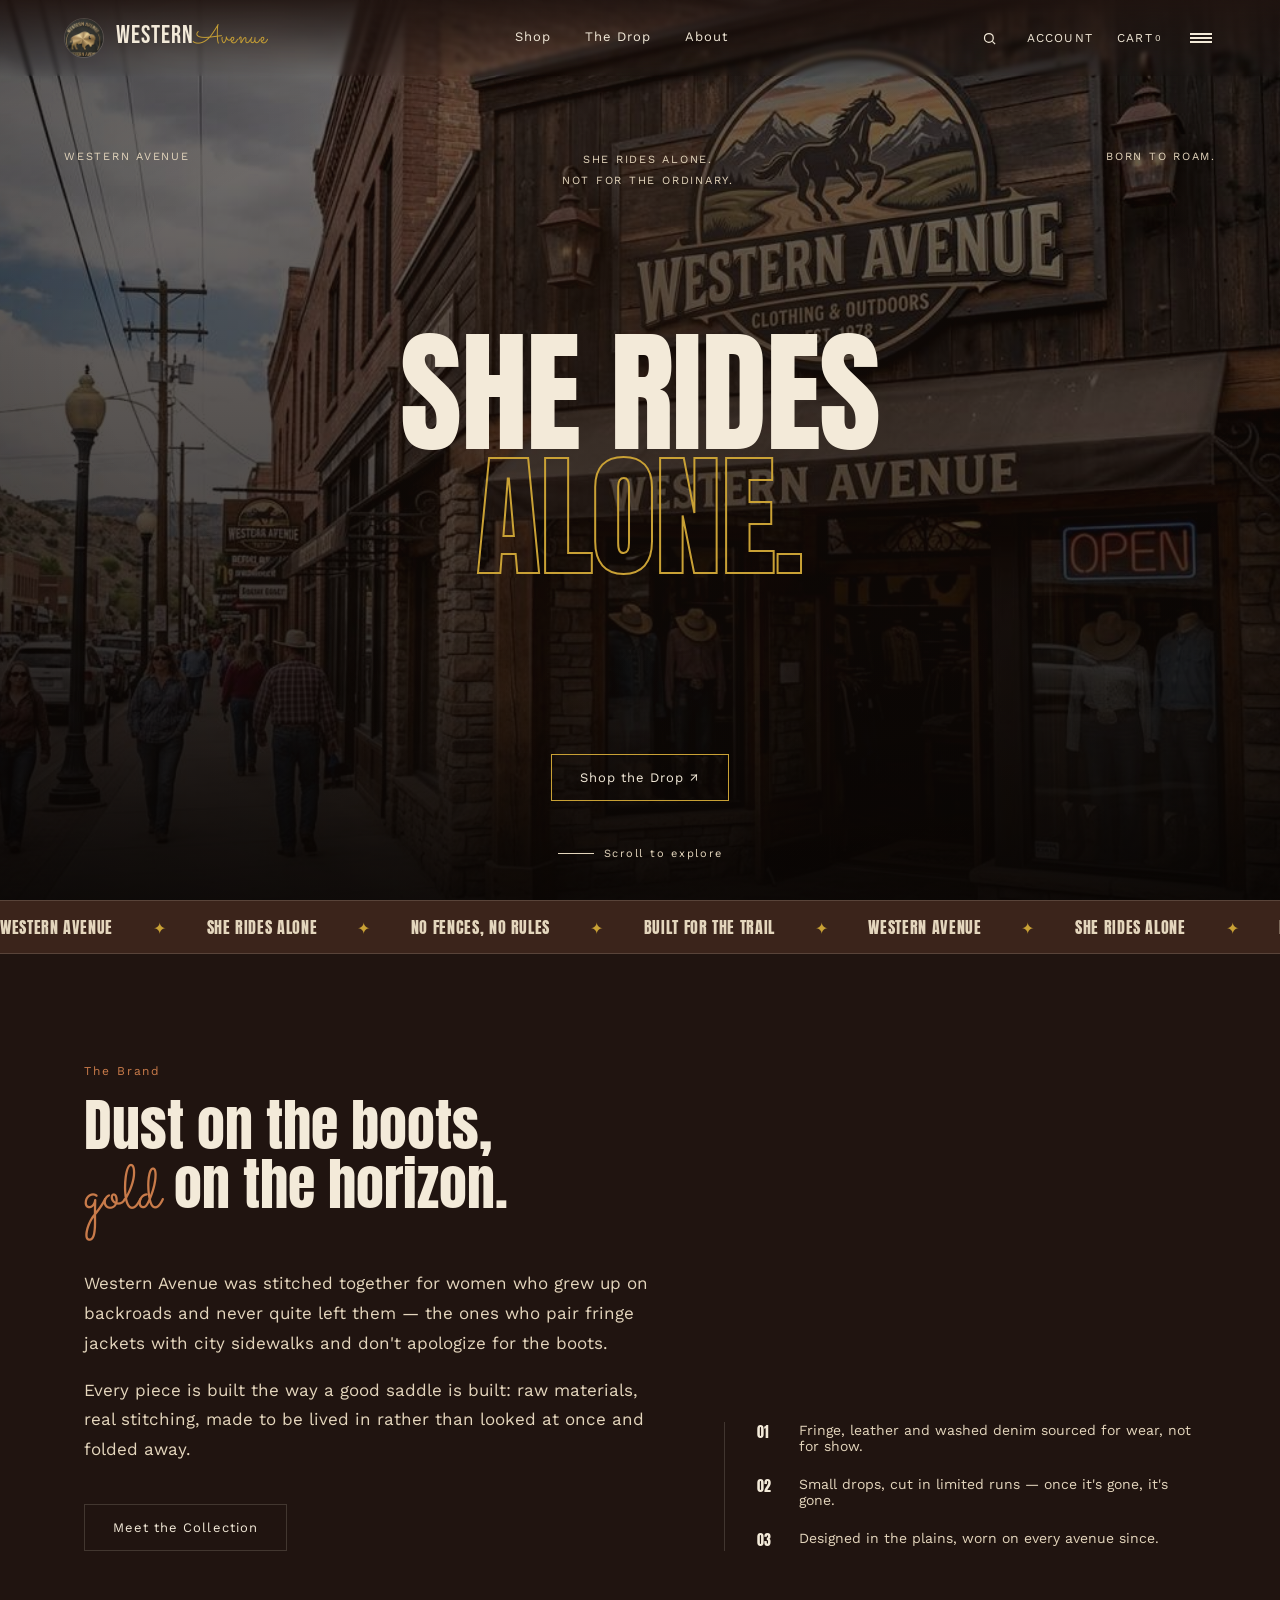
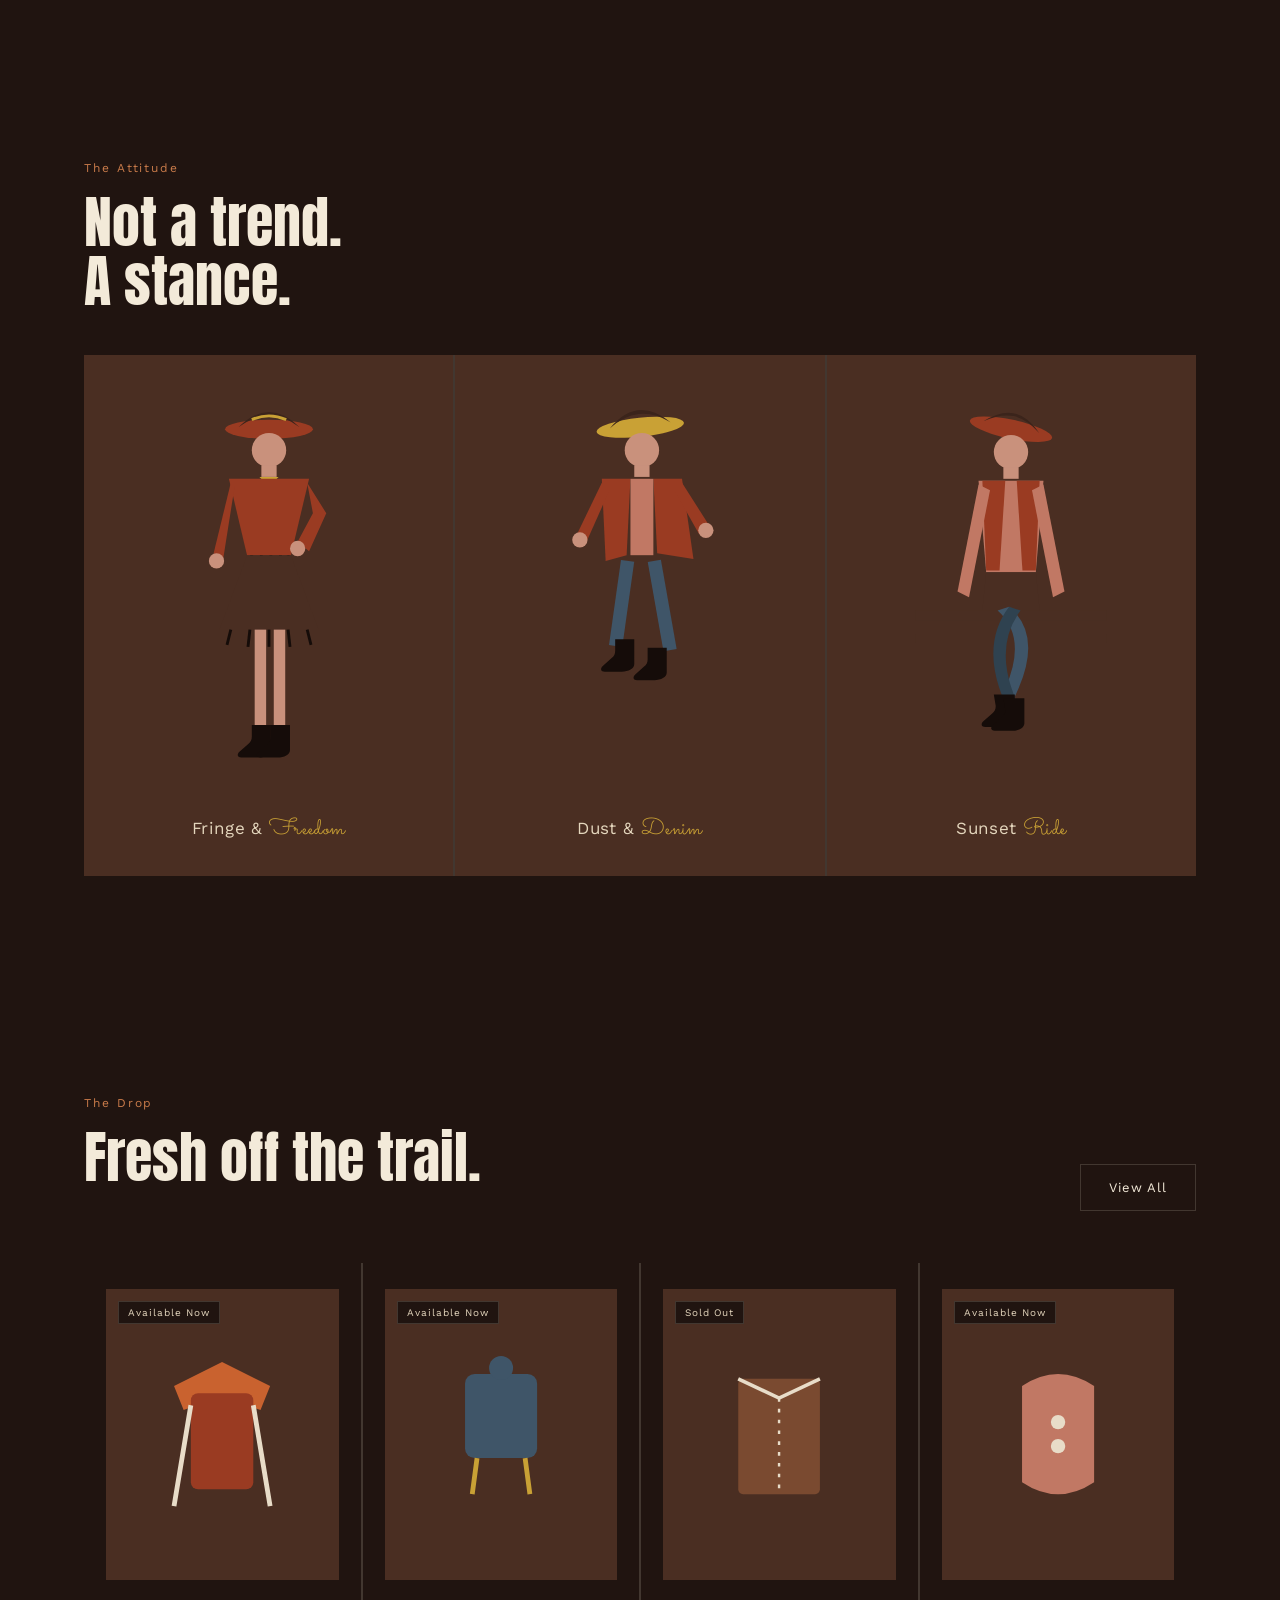
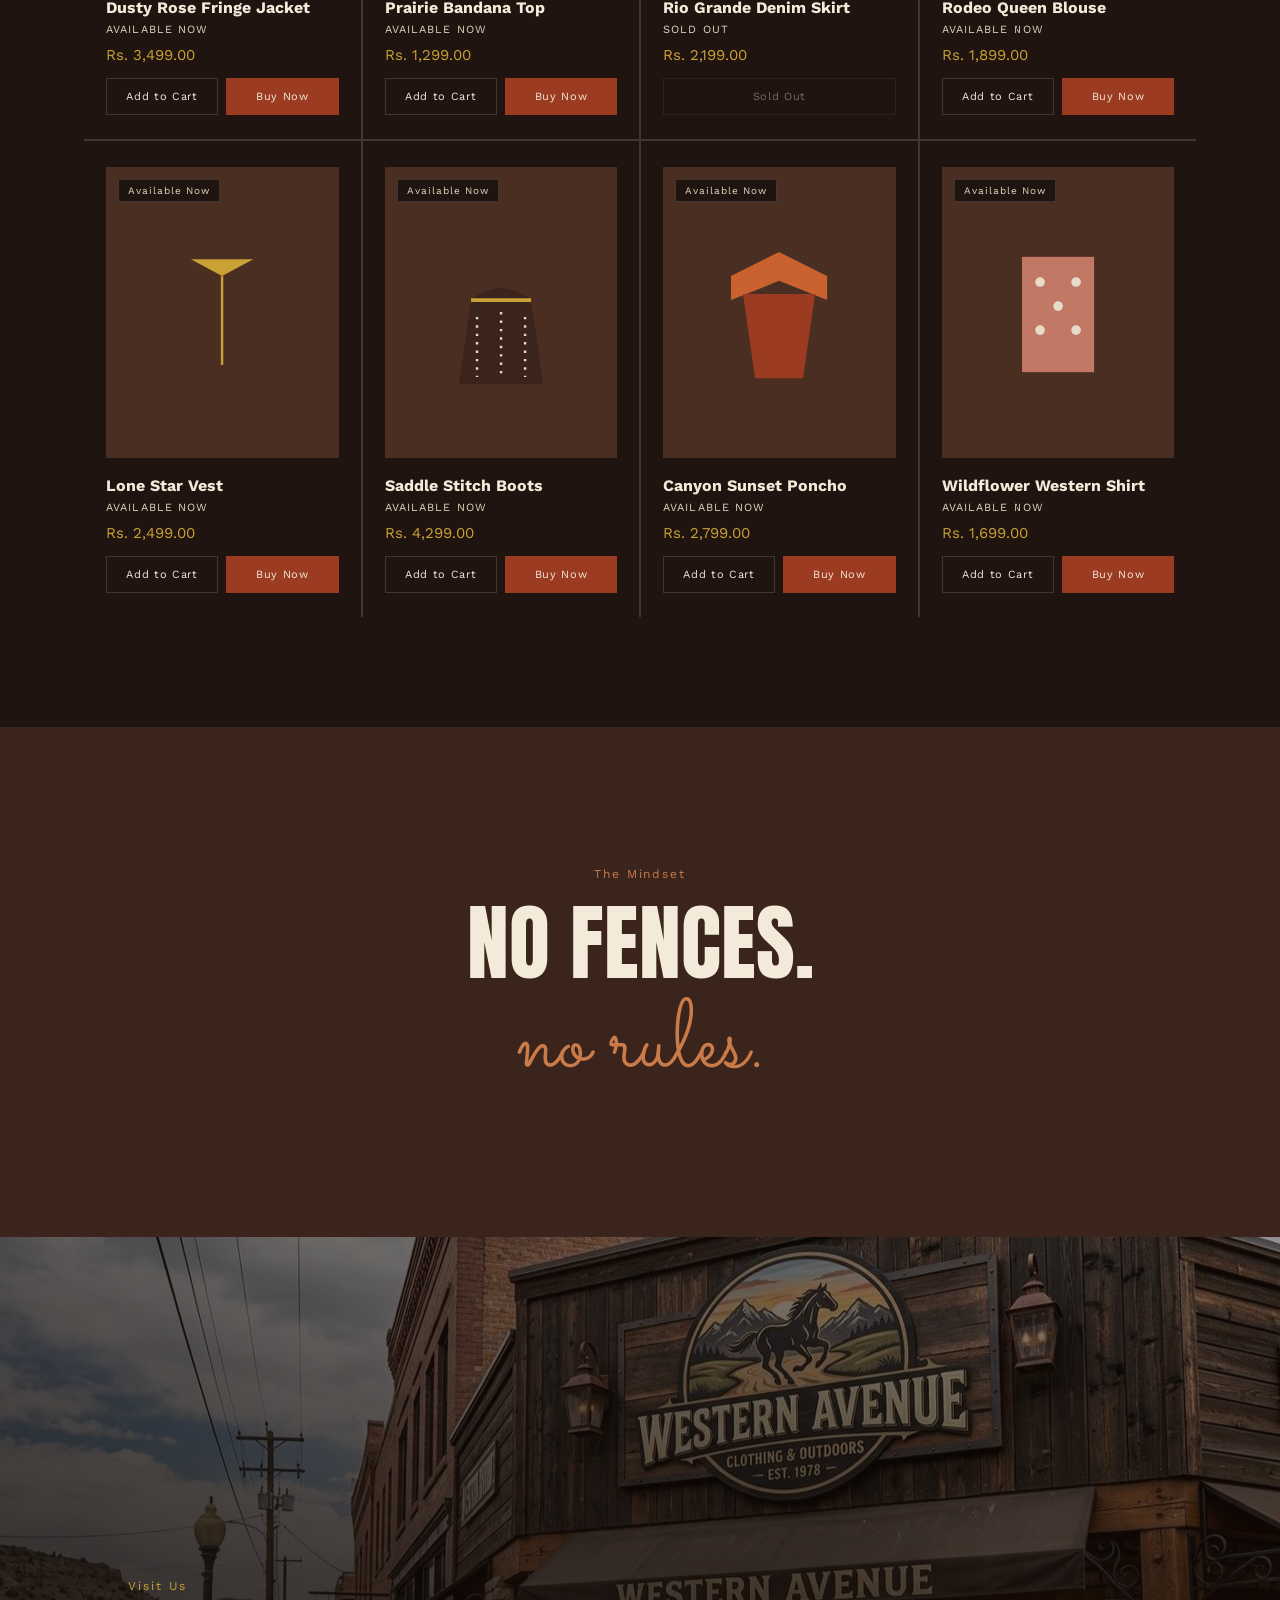
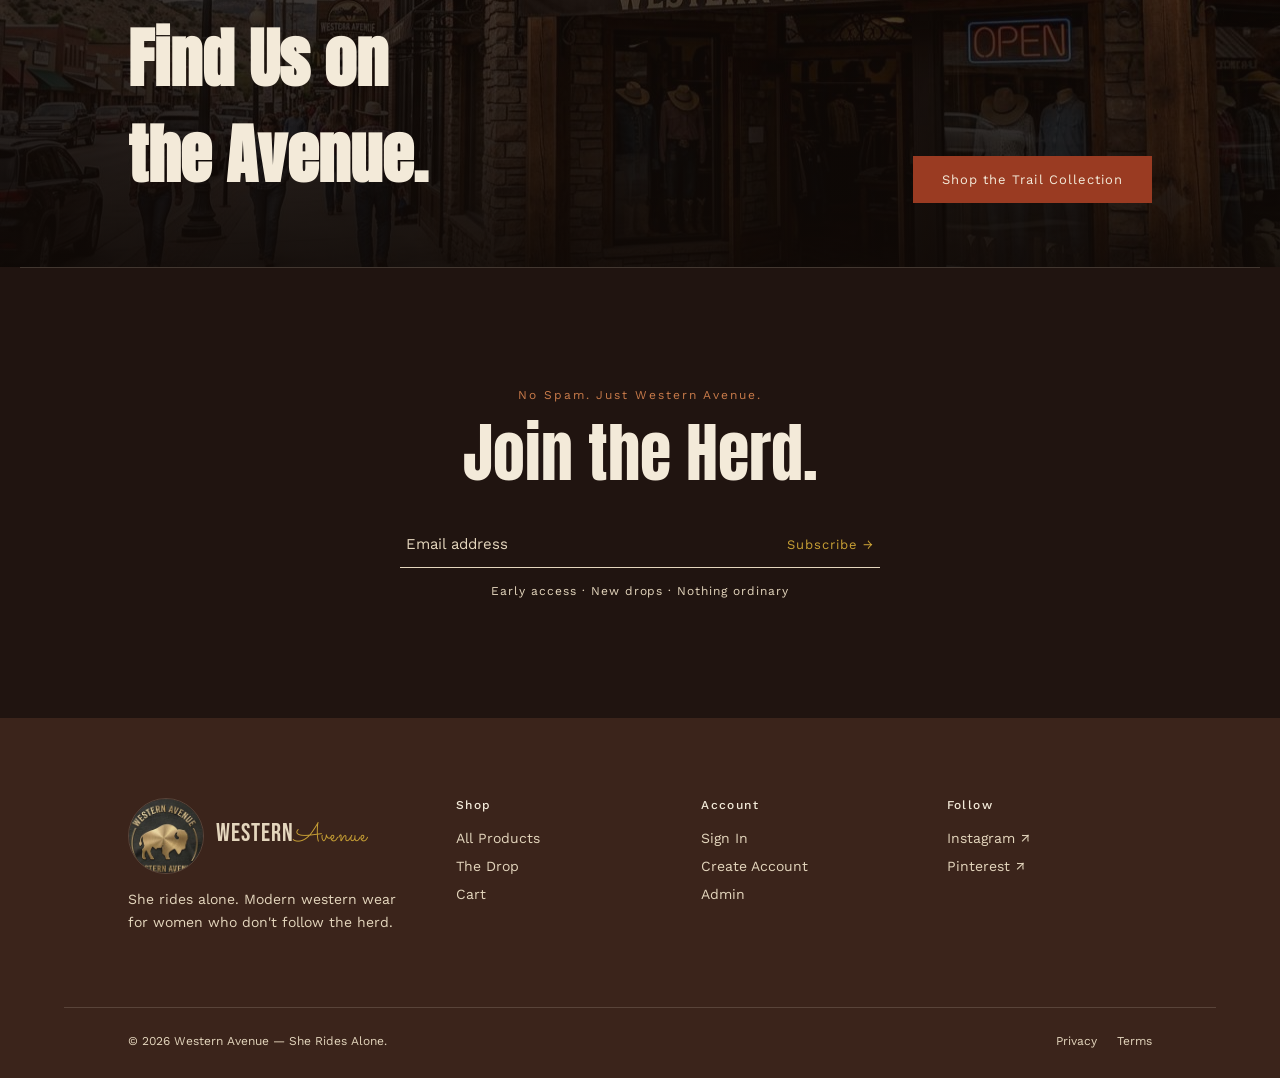
<file: index.html>
<!DOCTYPE html>
<html lang="en">
<head>
<meta charset="UTF-8">
<meta name="viewport" content="width=device-width, initial-scale=1.0">
<title>Western Avenue | Modern Western Wear for Women</title>
<meta name="description" content="Western Avenue — fringe, leather and denim built for women who ride their own trail.">
<link rel="preconnect" href="https://fonts.googleapis.com">
<link rel="preconnect" href="https://fonts.gstatic.com" crossorigin>
<link href="https://fonts.googleapis.com/css2?family=Anton&family=Bebas+Neue&family=Sacramento&family=Work+Sans:ital,wght@0,400;0,500;0,600;0,700;1,400&display=swap" rel="stylesheet">
<link rel="icon" href="assets/img/logo.jpg" type="image/jpeg">
<link rel="stylesheet" href="assets/css/style.css">
</head>
<body>

<header class="site">
  <a href="index.html" class="logo">
    <img src="assets/img/logo.jpg" alt="Western Avenue logo" class="logo-img">
    <span class="logo-text"><span class="display">WESTERN</span><span class="script">Avenue</span></span>
  </a>
  <nav class="primary">
    <a href="index.html#shop">Shop</a>
    <a href="index.html#drop">The Drop</a>
    <a href="index.html#about">About</a>
  </nav>
  <div class="nav-icons">
    <button aria-label="Search">
      <svg width="15" height="15" viewBox="0 0 24 24" fill="none" stroke="currentColor" stroke-width="2"><circle cx="11" cy="11" r="7"/><line x1="21" y1="21" x2="16.65" y2="16.65"/></svg>
    </button>
    <a href="login.html" aria-label="Account">ACCOUNT</a>
    <a href="cart.html" aria-label="Cart" data-cart-icon>CART <sup class="cart-count">0</sup></a>
    <button class="hamburger" aria-label="Open menu"><span></span><span></span><span></span></button>
  </div>
</header>

<main id="top">

  <!-- HERO -->
  <section class="hero">
    <div class="hero-bg">
      <div class="photo"></div>
      <div class="backdrop"></div>
      <div class="vignette"></div>
    </div>

    <div class="hero-meta">
      <div class="left-meta">WESTERN AVENUE</div>
      <div class="center-meta">SHE RIDES ALONE.<br>NOT FOR THE ORDINARY.</div>
      <div class="right-meta">BORN TO ROAM.</div>
    </div>

    <h1 class="hero-title">
      <span class="line fill">SHE RIDES</span>
      <span class="line outline">ALONE.</span>
    </h1>

    <div class="hero-cta">
      <a href="#drop" class="btn">Shop the Drop ↗</a>
    </div>
    <div class="scroll-cue"><span class="line"></span> Scroll to explore</div>
  </section>

  <div class="marquee" aria-hidden="true">
    <div class="marquee-track">
      <span>WESTERN AVENUE <i>✦</i> SHE RIDES ALONE <i>✦</i> NO FENCES, NO RULES <i>✦</i> BUILT FOR THE TRAIL <i>✦</i></span>
      <span>WESTERN AVENUE <i>✦</i> SHE RIDES ALONE <i>✦</i> NO FENCES, NO RULES <i>✦</i> BUILT FOR THE TRAIL <i>✦</i></span>
    </div>
  </div>

  <!-- BRAND -->
  <section id="about" class="wrap">
    <div class="section-tag">The Brand</div>
    <h2 class="section-title">Dust on the boots,<br><span class="script" style="color:var(--rust-light); font-size:1.1em;">gold</span> on the horizon.</h2>
    <div class="brand-grid">
      <div class="brand-copy">
        <p>Western Avenue was stitched together for women who grew up on backroads and never quite left them — the ones who pair fringe jackets with city sidewalks and don't apologize for the boots.</p>
        <p>Every piece is built the way a good saddle is built: raw materials, real stitching, made to be lived in rather than looked at once and folded away.</p>
        <a href="#drop" class="btn ghost" style="margin-top:22px;">Meet the Collection</a>
      </div>
      <div class="brand-side">
        <ul>
          <li><b>01</b> Fringe, leather and washed denim sourced for wear, not for show.</li>
          <li><b>02</b> Small drops, cut in limited runs — once it's gone, it's gone.</li>
          <li><b>03</b> Designed in the plains, worn on every avenue since.</li>
        </ul>
      </div>
    </div>
  </section>

  <!-- MUSES -->
  <section class="wrap muses-section">
    <div class="section-tag">The Attitude</div>
    <h2 class="section-title">Not a trend.<br>A stance.</h2>
    <div class="muse-grid">
      <div class="muse-card">
        <svg viewBox="0 0 220 420" xmlns="http://www.w3.org/2000/svg" aria-hidden="true">
          <ellipse cx="110" cy="40" rx="46" ry="10" fill="#9a3b22"/>
          <path d="M78 38 Q110 6 142 38 Q126 26 110 26 Q94 26 78 38 Z" fill="#3b241b"/>
          <path d="M92 30 Q110 22 128 30" stroke="#c9a135" stroke-width="3" fill="none"/>
          <circle cx="110" cy="62" r="18" fill="#c9917c"/>
          <rect x="102" y="78" width="16" height="12" fill="#c9917c"/>
          <path d="M100 90 L120 90 L110 100 Z" fill="#c9a135"/>
          <path d="M68 92 L152 92 L133 172 L87 172 Z" fill="#9a3b22"/>
          <g stroke="#150c09" stroke-width="3">
            <line x1="92" y1="172" x2="90" y2="186"/><line x1="102" y1="172" x2="100" y2="188"/>
            <line x1="112" y1="172" x2="112" y2="188"/><line x1="122" y1="172" x2="122" y2="188"/>
            <line x1="130" y1="172" x2="132" y2="186"/>
          </g>
          <path d="M70 96 L52 170 L62 176 L74 100 Z" fill="#9a3b22"/>
          <circle cx="55" cy="178" r="8" fill="#c9917c"/>
          <path d="M150 96 L170 128 L152 168 L140 158 L156 128 Z" fill="#9a3b22"/>
          <circle cx="140" cy="165" r="8" fill="#c9917c"/>
          <path d="M87 172 L133 172 L162 250 L58 250 Z" fill="#4a2e22"/>
          <g stroke="#150c09" stroke-width="3">
            <line x1="70" y1="250" x2="66" y2="266"/><line x1="90" y1="250" x2="88" y2="268"/>
            <line x1="110" y1="250" x2="110" y2="268"/><line x1="130" y1="250" x2="132" y2="268"/>
            <line x1="150" y1="250" x2="154" y2="266"/>
          </g>
          <rect x="95" y="250" width="12" height="100" fill="#c9917c"/>
          <rect x="115" y="250" width="12" height="100" fill="#c9917c"/>
          <path d="M92 350 h20 v26 c0 5 -6 8 -13 8 h-18 c-4 0 -5 -3 -2 -6 l9 -8 c3 -2 4 -5 4 -8 Z" fill="#150c09"/>
          <path d="M112 350 h20 v26 c0 5 -6 8 -13 8 h-18 c-4 0 -5 -3 -2 -6 l9 -8 c3 -2 4 -5 4 -8 Z" fill="#150c09"/>
        </svg>
        <div class="muse-caption">Fringe &amp; <span class="script">Freedom</span></div>
      </div>
      <div class="muse-card">
        <svg viewBox="0 0 220 420" xmlns="http://www.w3.org/2000/svg" aria-hidden="true">
          <g transform="rotate(-6 110 35)">
            <ellipse cx="110" cy="38" rx="46" ry="10" fill="#c9a135"/>
            <path d="M78 36 Q110 4 142 36 Q126 24 110 24 Q94 24 78 36 Z" fill="#3b241b"/>
          </g>
          <circle cx="112" cy="62" r="18" fill="#c9917c"/>
          <rect x="104" y="78" width="16" height="12" fill="#c9917c"/>
          <path d="M70 92 L100 92 L96 172 L74 178 Z" fill="#9a3b22"/>
          <path d="M124 92 L154 92 L166 176 L128 170 Z" fill="#9a3b22"/>
          <rect x="100" y="92" width="24" height="80" fill="#c17864"/>
          <path d="M70 96 L44 150 L54 158 L78 104 Z" fill="#9a3b22"/>
          <circle cx="47" cy="156" r="8" fill="#c9917c"/>
          <path d="M154 96 L182 140 L172 150 L146 104 Z" fill="#9a3b22"/>
          <circle cx="179" cy="146" r="8" fill="#c9917c"/>
          <rect x="90" y="178" width="14" height="90" fill="#3f5568" transform="rotate(8 97 178)"/>
          <rect x="118" y="178" width="14" height="95" fill="#3f5568" transform="rotate(-10 125 178)"/>
          <path d="M78 260 h20 v26 c0 5 -6 8 -13 8 h-18 c-4 0 -5 -3 -2 -6 l9 -8 c3 -2 4 -5 4 -8 Z" fill="#150c09" transform="translate(6,0)"/>
          <path d="M122 265 h20 v26 c0 5 -6 8 -13 8 h-18 c-4 0 -5 -3 -2 -6 l9 -8 c3 -2 4 -5 4 -8 Z" fill="#150c09" transform="translate(-4,4)"/>
        </svg>
        <div class="muse-caption">Dust &amp; <span class="script">Denim</span></div>
      </div>
      <div class="muse-card">
        <svg viewBox="0 0 220 420" xmlns="http://www.w3.org/2000/svg" aria-hidden="true">
          <rect x="10" y="230" width="200" height="10" fill="#4a2e22"/>
          <rect x="10" y="255" width="200" height="8" fill="#4a2e22"/>
          <g transform="rotate(12 110 40)">
            <ellipse cx="110" cy="40" rx="44" ry="10" fill="#9a3b22"/>
            <path d="M80 38 Q110 8 140 38 Q124 26 110 26 Q96 26 80 38 Z" fill="#3b241b"/>
          </g>
          <circle cx="110" cy="64" r="18" fill="#c9917c"/>
          <rect x="102" y="80" width="16" height="12" fill="#c9917c"/>
          <path d="M76 94 L144 94 L136 190 L84 190 Z" fill="#c17864"/>
          <path d="M80 94 L104 94 L98 188 L84 188 Z" fill="#9a3b22"/>
          <path d="M116 94 L140 94 L136 188 L122 188 Z" fill="#9a3b22"/>
          <path d="M76 98 L54 210 L66 216 L88 104 Z" fill="#c17864"/>
          <path d="M144 98 L166 210 L154 216 L132 104 Z" fill="#c17864"/>
          <path d="M84 190 L136 190 L140 230 L80 230 Z" fill="#4a2e22"/>
          <path d="M96 230 Q130 260 100 320 L112 324 Q146 258 108 226 Z" fill="#3f5568"/>
          <path d="M120 230 Q90 270 118 330 L106 332 Q76 268 108 226 Z" fill="#2f4250"/>
          <path d="M92 318 h22 v26 c0 5 -6 8 -13 8 h-18 c-4 0 -5 -3 -2 -6 l9 -8 c3 -2 4 -5 4 -8 Z" fill="#150c09"/>
          <path d="M102 322 h22 v26 c0 5 -6 8 -13 8 h-18 c-4 0 -5 -3 -2 -6 l9 -8 c3 -2 4 -5 4 -8 Z" fill="#150c09"/>
        </svg>
        <div class="muse-caption">Sunset <span class="script">Ride</span></div>
      </div>
    </div>
  </section>

  <!-- DROP -->
  <section id="drop" class="wrap">
    <div class="drop-head">
      <div>
        <div class="section-tag">The Drop</div>
        <h2 class="section-title">Fresh off the trail.</h2>
      </div>
      <a href="#shop" class="btn ghost">View All</a>
    </div>

    <div class="drop-grid" id="shop">

      <div class="product">
        <div class="product-art"><span class="tag">Available Now</span>
          <svg viewBox="0 0 120 140" aria-hidden="true"><path d="M20 30 L60 10 L100 30 L92 50 L60 38 L28 50 Z" fill="#c9622f"/><rect x="34" y="36" width="52" height="80" rx="6" fill="#9a3b22"/><path d="M34 46 L20 130 M86 46 L100 130" stroke="#e8dcc8" stroke-width="4" fill="none"/></svg>
        </div>
        <h3 class="product-name">Dusty Rose Fringe Jacket</h3>
        <div class="product-meta">AVAILABLE NOW</div>
        <div class="product-price">Rs. 3,499.00</div>
        <div class="product-actions">
          <button class="btn-small outline" onclick="addToCart('jacket-fringe-dustyrose','Dusty Rose Fringe Jacket',3499,this)">Add to Cart</button>
          <button class="btn-small primary" onclick="buyNow('jacket-fringe-dustyrose','Dusty Rose Fringe Jacket',3499)">Buy Now</button>
        </div>
      </div>

      <div class="product">
        <div class="product-art"><span class="tag">Available Now</span>
          <svg viewBox="0 0 120 140" aria-hidden="true"><rect x="30" y="20" width="60" height="70" rx="8" fill="#3f5568"/><circle cx="60" cy="15" r="10" fill="#3f5568"/><path d="M40 90 L36 120 M80 90 L84 120" stroke="#c9a135" stroke-width="4"/></svg>
        </div>
        <h3 class="product-name">Prairie Bandana Top</h3>
        <div class="product-meta">AVAILABLE NOW</div>
        <div class="product-price">Rs. 1,299.00</div>
        <div class="product-actions">
          <button class="btn-small outline" onclick="addToCart('top-bandana-prairie','Prairie Bandana Top',1299,this)">Add to Cart</button>
          <button class="btn-small primary" onclick="buyNow('top-bandana-prairie','Prairie Bandana Top',1299)">Buy Now</button>
        </div>
      </div>

      <div class="product">
        <div class="product-art"><span class="tag">Sold Out</span>
          <svg viewBox="0 0 120 140" aria-hidden="true"><rect x="26" y="24" width="68" height="96" rx="4" fill="#7a4a30"/><path d="M26 24 L60 40 L94 24" stroke="#e8dcc8" stroke-width="3" fill="none"/><line x1="60" y1="40" x2="60" y2="120" stroke="#e8dcc8" stroke-width="2" stroke-dasharray="3 6"/></svg>
        </div>
        <h3 class="product-name">Rio Grande Denim Skirt</h3>
        <div class="product-meta">SOLD OUT</div>
        <div class="product-price">Rs. 2,199.00</div>
        <div class="product-actions"><button class="btn-small outline" disabled>Sold Out</button></div>
      </div>

      <div class="product">
        <div class="product-art"><span class="tag">Available Now</span>
          <svg viewBox="0 0 120 140" aria-hidden="true"><path d="M30 30 Q60 10 90 30 L90 110 Q60 130 30 110 Z" fill="#c17864"/><circle cx="60" cy="60" r="6" fill="#e8dcc8"/><circle cx="60" cy="80" r="6" fill="#e8dcc8"/></svg>
        </div>
        <h3 class="product-name">Rodeo Queen Blouse</h3>
        <div class="product-meta">AVAILABLE NOW</div>
        <div class="product-price">Rs. 1,899.00</div>
        <div class="product-actions">
          <button class="btn-small outline" onclick="addToCart('blouse-rodeo-queen','Rodeo Queen Blouse',1899,this)">Add to Cart</button>
          <button class="btn-small primary" onclick="buyNow('blouse-rodeo-queen','Rodeo Queen Blouse',1899)">Buy Now</button>
        </div>
      </div>

      <div class="product">
        <div class="product-art"><span class="tag">Available Now</span>
          <svg viewBox="0 0 120 140" aria-hidden="true"><rect x="34" y="26" width="52" height="88" fill="#4a2e22"/><path d="M34 26 L60 40 L86 26" fill="#c9a135"/><path d="M60 40 L60 114" stroke="#c9a135" stroke-width="2"/></svg>
        </div>
        <h3 class="product-name">Lone Star Vest</h3>
        <div class="product-meta">AVAILABLE NOW</div>
        <div class="product-price">Rs. 2,499.00</div>
        <div class="product-actions">
          <button class="btn-small outline" onclick="addToCart('vest-lonestar','Lone Star Vest',2499,this)">Add to Cart</button>
          <button class="btn-small primary" onclick="buyNow('vest-lonestar','Lone Star Vest',2499)">Buy Now</button>
        </div>
      </div>

      <div class="product">
        <div class="product-art"><span class="tag">Available Now</span>
          <svg viewBox="0 0 120 140" aria-hidden="true"><path d="M25 130 L35 60 Q60 40 85 60 L95 130 Z" fill="#3b241b"/><path d="M35 60 L85 60" stroke="#c9a135" stroke-width="3"/><path d="M40 74 v50 M60 70 v56 M80 74 v50" stroke="#e8dcc8" stroke-width="2" stroke-dasharray="2 5"/></svg>
        </div>
        <h3 class="product-name">Saddle Stitch Boots</h3>
        <div class="product-meta">AVAILABLE NOW</div>
        <div class="product-price">Rs. 4,299.00</div>
        <div class="product-actions">
          <button class="btn-small outline" onclick="addToCart('boots-saddlestitch','Saddle Stitch Boots',4299,this)">Add to Cart</button>
          <button class="btn-small primary" onclick="buyNow('boots-saddlestitch','Saddle Stitch Boots',4299)">Buy Now</button>
        </div>
      </div>

      <div class="product">
        <div class="product-art"><span class="tag">Available Now</span>
          <svg viewBox="0 0 120 140" aria-hidden="true"><path d="M20 40 L60 20 L100 40 L100 60 L60 44 L20 60 Z" fill="#c9622f"/><path d="M30 55 L90 55 L80 125 L40 125 Z" fill="#9a3b22"/></svg>
        </div>
        <h3 class="product-name">Canyon Sunset Poncho</h3>
        <div class="product-meta">AVAILABLE NOW</div>
        <div class="product-price">Rs. 2,799.00</div>
        <div class="product-actions">
          <button class="btn-small outline" onclick="addToCart('poncho-canyonsunset','Canyon Sunset Poncho',2799,this)">Add to Cart</button>
          <button class="btn-small primary" onclick="buyNow('poncho-canyonsunset','Canyon Sunset Poncho',2799)">Buy Now</button>
        </div>
      </div>

      <div class="product">
        <div class="product-art"><span class="tag">Available Now</span>
          <svg viewBox="0 0 120 140" aria-hidden="true"><rect x="30" y="24" width="60" height="96" fill="#c17864"/><circle cx="45" cy="45" r="4" fill="#e8dcc8"/><circle cx="75" cy="45" r="4" fill="#e8dcc8"/><circle cx="60" cy="65" r="4" fill="#e8dcc8"/><circle cx="45" cy="85" r="4" fill="#e8dcc8"/><circle cx="75" cy="85" r="4" fill="#e8dcc8"/></svg>
        </div>
        <h3 class="product-name">Wildflower Western Shirt</h3>
        <div class="product-meta">AVAILABLE NOW</div>
        <div class="product-price">Rs. 1,699.00</div>
        <div class="product-actions">
          <button class="btn-small outline" onclick="addToCart('shirt-wildflower','Wildflower Western Shirt',1699,this)">Add to Cart</button>
          <button class="btn-small primary" onclick="buyNow('shirt-wildflower','Wildflower Western Shirt',1699)">Buy Now</button>
        </div>
      </div>

    </div>
  </section>

  <!-- MINDSET -->
  <section class="mindset">
    <div class="section-tag">The Mindset</div>
    <h2>NO FENCES.<br><span class="script">no rules.</span></h2>
  </section>

  <!-- LOOKBOOK -->
  <section class="lookbook">
    <div class="wrap lookbook-inner">
      <div>
        <div class="section-tag" style="color:var(--gold);">Visit Us</div>
        <h2>Find Us on<br>the Avenue.</h2>
      </div>
      <a href="#shop" class="btn">Shop the Trail Collection</a>
    </div>
  </section>

  <!-- NEWSLETTER -->
  <section class="newsletter wrap">
    <div class="section-tag">No Spam. Just Western Avenue.</div>
    <h2 class="section-title script" style="font-size:clamp(36px,6vw,64px);">Join the Herd.</h2>
    <form class="newsletter-form" id="signupFormNews">
      <input type="email" required placeholder="Email address" aria-label="Email address">
      <button type="submit">Subscribe →</button>
    </form>
    <div class="newsletter-note">Early access · New drops · Nothing ordinary</div>
    <div class="newsletter-thanks" id="thanksMsg">You're in. Welcome to the herd.</div>
  </section>

</main>

<footer>
  <div class="wrap footer-grid">
    <div class="footer-brand">
      <a href="index.html" class="logo logo-mark logo-mark-lg">
        <img src="assets/img/logo.jpg" alt="Western Avenue logo" class="logo-img logo-img-lg">
        <span class="logo-text"><span class="display">WESTERN</span><span class="script">Avenue</span></span>
      </a>
      <p>She rides alone. Modern western wear for women who don't follow the herd.</p>
    </div>
    <div class="footer-col">
      <h4>Shop</h4>
      <ul><li><a href="index.html#shop">All Products</a></li><li><a href="index.html#drop">The Drop</a></li><li><a href="cart.html">Cart</a></li></ul>
    </div>
    <div class="footer-col">
      <h4>Account</h4>
      <ul><li><a href="login.html">Sign In</a></li><li><a href="signup.html">Create Account</a></li><li><a href="admin.html">Admin</a></li></ul>
    </div>
    <div class="footer-col">
      <h4>Follow</h4>
      <ul><li><a href="#">Instagram ↗</a></li><li><a href="#">Pinterest ↗</a></li></ul>
    </div>
  </div>
  <div class="wrap footer-bottom">
    <span id="year"></span>
    <div class="links"><a href="#">Privacy</a><a href="#">Terms</a></div>
  </div>
</footer>

<script src="assets/js/cart.js"></script>
<script>
  document.getElementById('year').textContent = '© ' + new Date().getFullYear() + ' Western Avenue — She Rides Alone.';
  const form = document.getElementById('signupFormNews');
  const thanks = document.getElementById('thanksMsg');
  form.addEventListener('submit', function(e){
    e.preventDefault();
    form.style.display = 'none';
    thanks.style.display = 'block';
  });
</script>

</body>
</html>
</file>
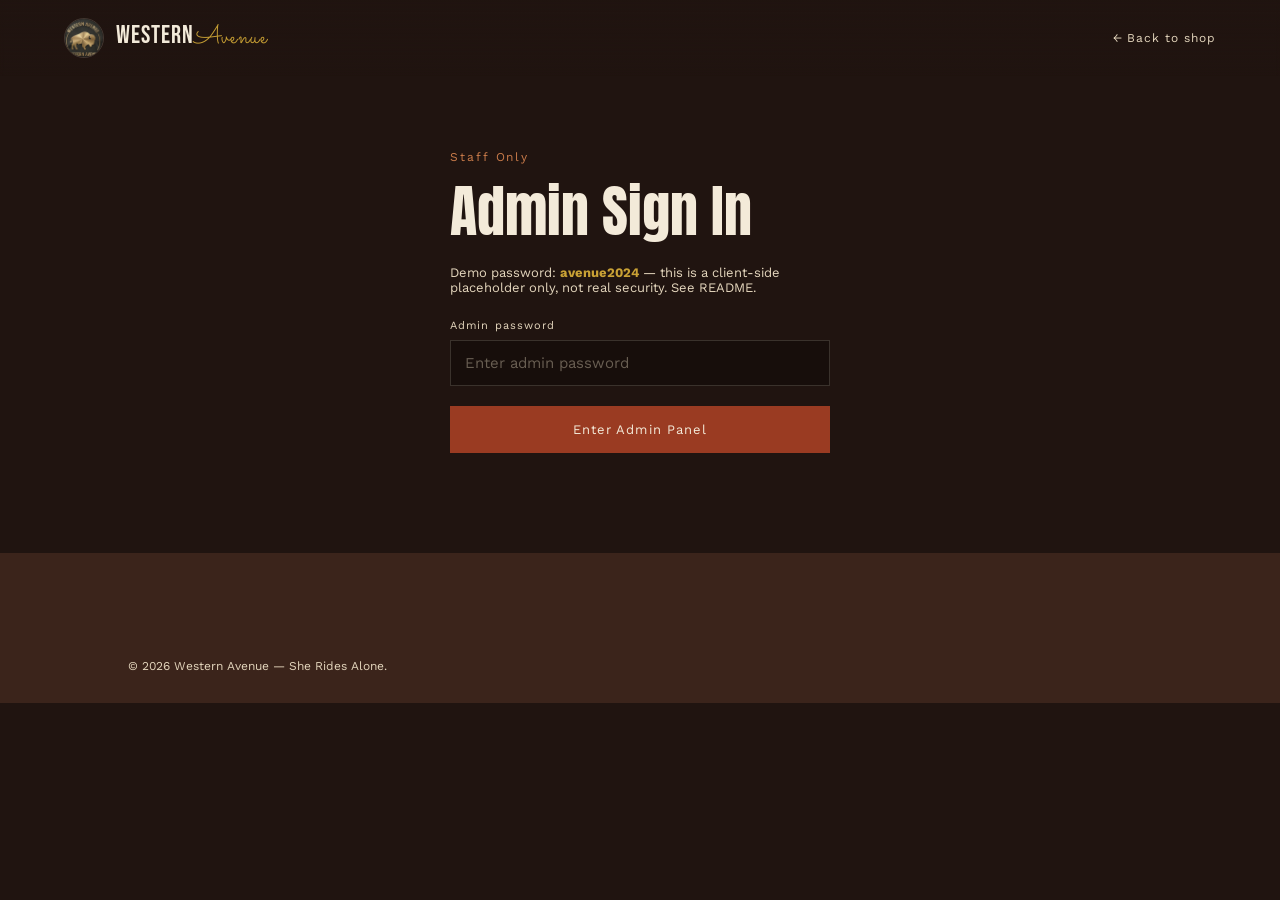
<file: admin.html>
<!DOCTYPE html>
<html lang="en">
<head>
<meta charset="UTF-8">
<meta name="viewport" content="width=device-width, initial-scale=1.0">
<title>Admin | Western Avenue</title>
<link rel="preconnect" href="https://fonts.googleapis.com">
<link rel="preconnect" href="https://fonts.gstatic.com" crossorigin>
<link href="https://fonts.googleapis.com/css2?family=Anton&family=Bebas+Neue&family=Sacramento&family=Work+Sans:ital,wght@0,400;0,500;0,600;0,700;1,400&display=swap" rel="stylesheet">
<link rel="icon" href="assets/img/logo.jpg" type="image/jpeg">
<link rel="stylesheet" href="assets/css/style.css">
</head>
<body>

<header class="site">
  <a href="index.html" class="logo">
    <img src="assets/img/logo.jpg" alt="Western Avenue logo" class="logo-img">
    <span class="logo-text"><span class="display">WESTERN</span><span class="script">Avenue</span></span>
  </a>
  <a href="index.html" style="font-size:12px; letter-spacing:0.08em; color:var(--bone-dim);">← Back to shop</a>
</header>

<div class="admin-wrap wrap">

  <div id="adminLoginGate">
    <div class="admin-login">
      <div class="section-tag">Staff Only</div>
      <h2 class="section-title">Admin Sign In</h2>
      <p style="font-size:13px; color:var(--bone-dim); margin-bottom:24px;">
        Demo password: <b style="color:var(--gold);">avenue2024</b> — this is a client-side placeholder only, not real security. See README.
      </p>
      <div class="field">
        <label for="adminPass">Admin password</label>
        <input type="password" id="adminPass" placeholder="Enter admin password">
      </div>
      <button class="btn btn-full" id="adminLoginBtn">Enter Admin Panel</button>
      <div class="form-msg error" id="adminLoginMsg" style="margin-top:16px;"></div>
    </div>
  </div>

  <div id="adminPanel" style="display:none;">
    <div class="section-tag">Admin</div>
    <h2 class="section-title">Orders</h2>

    <div class="admin-note">
      <b>How order notifications work here:</b> every order placed on checkout.html is saved to this browser's
      local storage and appears below. If you've configured EmailJS keys in checkout.html, an email is also sent
      to your admin inbox at the moment of purchase. Without a real backend, this admin view only shows orders
      placed <em>from this same browser</em> — see README.md for what's needed to make this a shared, multi-device
      admin dashboard.
    </div>

    <div class="admin-stats">
      <div class="stat-box"><div class="num" id="statOrders">0</div><div class="label">TOTAL ORDERS</div></div>
      <div class="stat-box"><div class="num" id="statRevenue">Rs. 0</div><div class="label">TOTAL REVENUE</div></div>
      <div class="stat-box"><div class="num" id="statItems">0</div><div class="label">ITEMS SOLD</div></div>
    </div>

    <table class="orders-table">
      <thead>
        <tr><th>Order</th><th>Customer</th><th>Items</th><th>Payment</th><th>Total</th><th>Status</th><th>Date</th></tr>
      </thead>
      <tbody id="ordersBody"></tbody>
    </table>

    <div id="noOrdersMsg" style="display:none; text-align:center; padding:60px 20px; color:var(--bone-dim);">
      No orders yet. Place a test order from the storefront to see it appear here.
    </div>
  </div>

</div>

<footer>
  <div class="wrap footer-bottom"><span>© <span id="year"></span> Western Avenue — She Rides Alone.</span></div>
</footer>

<script src="assets/js/cart.js"></script>
<script>
  document.getElementById('year').textContent = new Date().getFullYear();

  const ADMIN_DEMO_PASSWORD = 'avenue2024';

  document.getElementById('adminLoginBtn').addEventListener('click', function(){
    const val = document.getElementById('adminPass').value;
    if(val === ADMIN_DEMO_PASSWORD){
      sessionStorage.setItem('wa_admin_ok','1');
      showAdminPanel();
    } else {
      const m = document.getElementById('adminLoginMsg');
      m.textContent = 'Incorrect password.';
      m.classList.add('show');
    }
  });

  function showAdminPanel(){
    document.getElementById('adminLoginGate').style.display = 'none';
    document.getElementById('adminPanel').style.display = 'block';
    renderOrders();
  }

  if(sessionStorage.getItem('wa_admin_ok') === '1'){ showAdminPanel(); }

  function renderOrders(){
    const orders = JSON.parse(localStorage.getItem('wa_orders') || '[]');
    const body = document.getElementById('ordersBody');
    const table = document.querySelector('.orders-table');
    const noOrders = document.getElementById('noOrdersMsg');

    let totalRevenue = 0, totalItems = 0;
    orders.forEach(function(o){
      totalRevenue += o.total;
      totalItems += o.items.reduce(function(s,i){ return s + i.qty; }, 0);
    });
    document.getElementById('statOrders').textContent = orders.length;
    document.getElementById('statRevenue').textContent = waFormatRs(totalRevenue);
    document.getElementById('statItems').textContent = totalItems;

    if(orders.length === 0){
      table.style.display = 'none';
      noOrders.style.display = 'block';
      return;
    }
    table.style.display = '';
    noOrders.style.display = 'none';

    body.innerHTML = orders.map(function(o){
      const itemsHtml = o.items.map(function(i){ return i.name + ' × ' + i.qty; }).join('<br>');
      const dt = new Date(o.date);
      return '<tr>' +
        '<td class="order-id">' + o.id + '</td>' +
        '<td>' + o.customer.name + '<br><span style="font-size:11px;">' + o.customer.email + '</span><br><span style="font-size:11px;">' + o.customer.phone + '</span></td>' +
        '<td class="order-items-list">' + itemsHtml + '</td>' +
        '<td>' + o.payment + '</td>' +
        '<td style="color:var(--gold);">' + waFormatRs(o.total) + '</td>' +
        '<td><span class="status-pill">' + o.status + '</span></td>' +
        '<td>' + dt.toLocaleDateString() + '<br><span style="font-size:11px;">' + dt.toLocaleTimeString() + '</span></td>' +
      '</tr>';
    }).join('');
  }
</script>

</body>
</html>
</file>
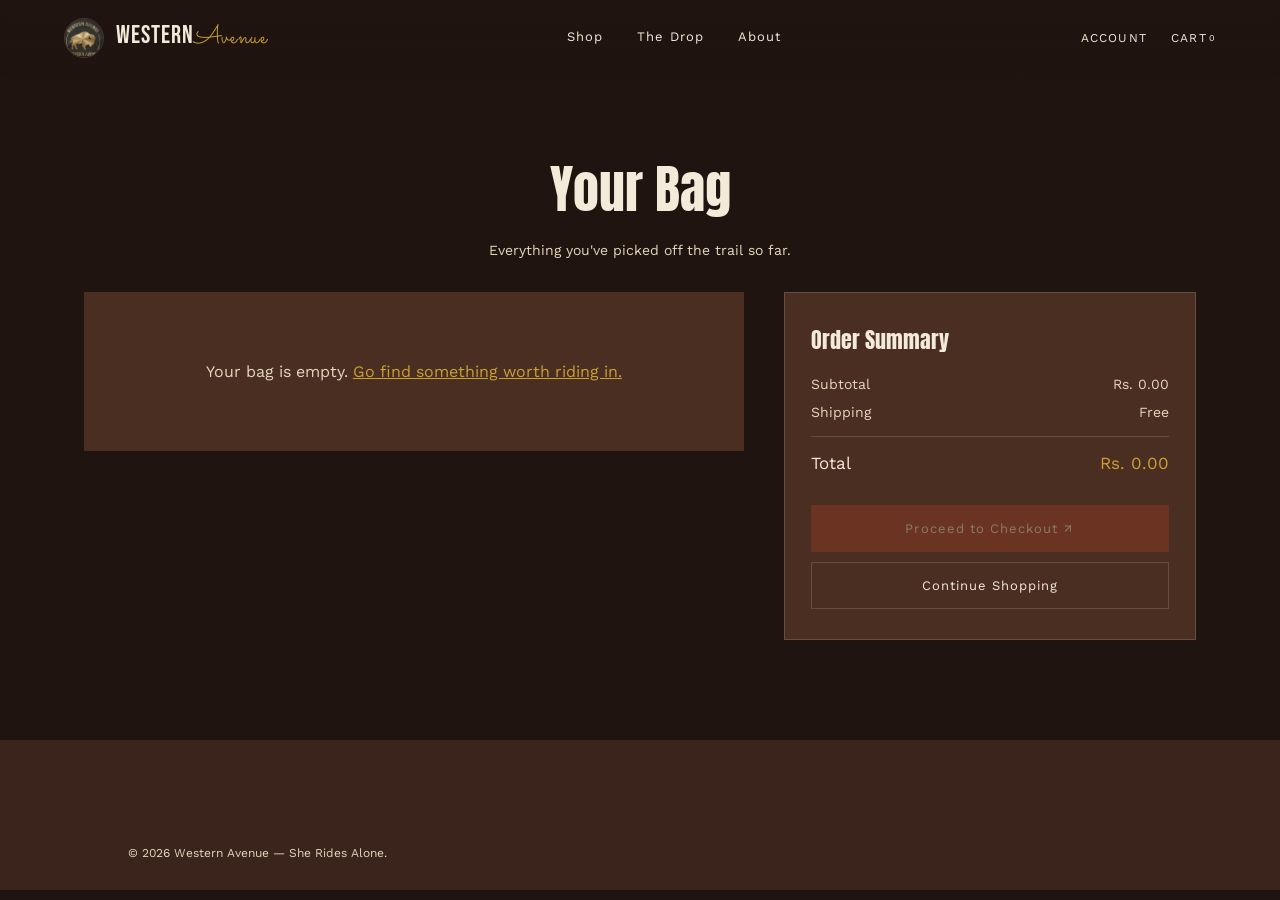
<file: cart.html>
<!DOCTYPE html>
<html lang="en">
<head>
<meta charset="UTF-8">
<meta name="viewport" content="width=device-width, initial-scale=1.0">
<title>Your Bag | Western Avenue</title>
<link rel="preconnect" href="https://fonts.googleapis.com">
<link rel="preconnect" href="https://fonts.gstatic.com" crossorigin>
<link href="https://fonts.googleapis.com/css2?family=Anton&family=Bebas+Neue&family=Sacramento&family=Work+Sans:ital,wght@0,400;0,500;0,600;0,700;1,400&display=swap" rel="stylesheet">
<link rel="icon" href="assets/img/logo.jpg" type="image/jpeg">
<link rel="stylesheet" href="assets/css/style.css">
</head>
<body>

<header class="site">
  <a href="index.html" class="logo">
    <img src="assets/img/logo.jpg" alt="Western Avenue logo" class="logo-img">
    <span class="logo-text"><span class="display">WESTERN</span><span class="script">Avenue</span></span>
  </a>
  <nav class="primary">
    <a href="index.html#shop">Shop</a>
    <a href="index.html#drop">The Drop</a>
    <a href="index.html#about">About</a>
  </nav>
  <div class="nav-icons">
    <a href="login.html" aria-label="Account">ACCOUNT</a>
    <a href="cart.html" aria-label="Cart" data-cart-icon>CART <sup class="cart-count">0</sup></a>
  </div>
</header>

<div class="page-header">
  <h1>Your Bag</h1>
  <p>Everything you've picked off the trail so far.</p>
</div>

<div class="wrap">
  <div class="cart-layout">
    <div id="cartContent"></div>

    <div class="summary-card">
      <h3>Order Summary</h3>
      <div class="summary-row"><span>Subtotal</span><span id="sumSubtotal">Rs. 0.00</span></div>
      <div class="summary-row"><span>Shipping</span><span id="sumShipping">Free</span></div>
      <div class="summary-row total"><span>Total</span><span id="sumTotal">Rs. 0.00</span></div>
      <a href="checkout.html" class="btn btn-full" id="checkoutBtn" style="margin-top:20px;">Proceed to Checkout ↗</a>
      <a href="index.html#shop" class="btn ghost btn-full" style="margin-top:10px;">Continue Shopping</a>
    </div>
  </div>
</div>

<footer>
  <div class="wrap footer-bottom">
    <span>© <span id="year"></span> Western Avenue — She Rides Alone.</span>
  </div>
</footer>

<script src="assets/js/cart.js"></script>
<script>
  document.getElementById('year').textContent = new Date().getFullYear();

  function renderCart(){
    const cart = waGetCart();
    const content = document.getElementById('cartContent');
    const checkoutBtn = document.getElementById('checkoutBtn');

    if(cart.length === 0){
      content.innerHTML = '<div class="cart-empty">Your bag is empty. <a href="index.html#shop">Go find something worth riding in.</a></div>';
      checkoutBtn.setAttribute('aria-disabled','true');
      checkoutBtn.style.pointerEvents = 'none';
      checkoutBtn.style.opacity = '0.4';
    } else {
      checkoutBtn.style.pointerEvents = '';
      checkoutBtn.style.opacity = '';
      content.innerHTML = '<div class="cart-list">' + cart.map(function(item){
        return '<div class="cart-row" data-id="' + item.id + '">' +
          '<div class="cart-thumb"><svg viewBox="0 0 60 60" aria-hidden="true"><rect x="14" y="10" width="32" height="42" fill="#9a3b22"/><path d="M14 10 L30 20 L46 10" stroke="#e8dcc8" stroke-width="2" fill="none"/></svg></div>' +
          '<div class="cart-row-info"><h3>' + item.name + '</h3><div class="price">' + waFormatRs(item.price) + ' each</div></div>' +
          '<div class="qty-control">' +
            '<button type="button" data-action="dec" aria-label="Decrease quantity">−</button>' +
            '<span>' + item.qty + '</span>' +
            '<button type="button" data-action="inc" aria-label="Increase quantity">+</button>' +
          '</div>' +
          '<div class="cart-row-total">' + waFormatRs(item.price * item.qty) + '</div>' +
          '<button type="button" class="cart-row-remove" data-action="remove">Remove</button>' +
        '</div>';
      }).join('') + '</div>';
    }

    const subtotal = waCartTotal();
    document.getElementById('sumSubtotal').textContent = waFormatRs(subtotal);
    document.getElementById('sumTotal').textContent = waFormatRs(subtotal);
  }

  document.getElementById('cartContent').addEventListener('click', function(e){
    const btn = e.target.closest('button[data-action]');
    if(!btn) return;
    const row = btn.closest('.cart-row');
    const id = row.getAttribute('data-id');
    const cart = waGetCart();
    const item = cart.find(function(i){ return i.id === id; });
    if(!item) return;

    if(btn.getAttribute('data-action') === 'inc'){ waSetQty(id, item.qty + 1); }
    else if(btn.getAttribute('data-action') === 'dec'){ waSetQty(id, item.qty - 1); }
    else if(btn.getAttribute('data-action') === 'remove'){ waRemoveItem(id); }

    renderCart();
  });

  renderCart();
</script>

</body>
</html>
</file>
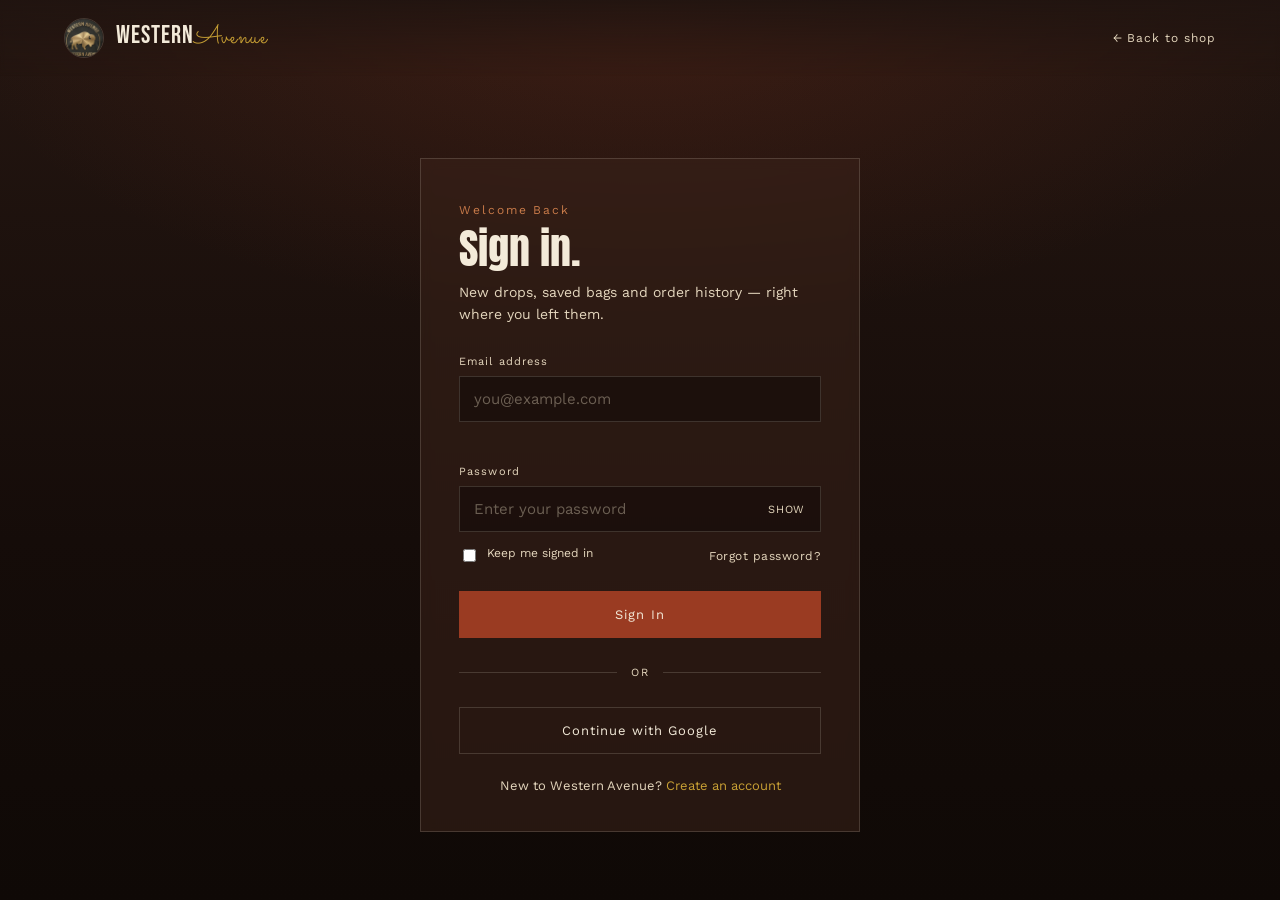
<file: login.html>
<!DOCTYPE html>
<html lang="en">
<head>
<meta charset="UTF-8">
<meta name="viewport" content="width=device-width, initial-scale=1.0">
<title>Sign In | Western Avenue</title>
<link rel="preconnect" href="https://fonts.googleapis.com">
<link rel="preconnect" href="https://fonts.gstatic.com" crossorigin>
<link href="https://fonts.googleapis.com/css2?family=Anton&family=Bebas+Neue&family=Sacramento&family=Work+Sans:ital,wght@0,400;0,500;0,600;0,700;1,400&display=swap" rel="stylesheet">
<link rel="icon" href="assets/img/logo.jpg" type="image/jpeg">
<link rel="stylesheet" href="assets/css/style.css">
</head>
<body>

<header class="site">
  <a href="index.html" class="logo">
    <img src="assets/img/logo.jpg" alt="Western Avenue logo" class="logo-img">
    <span class="logo-text"><span class="display">WESTERN</span><span class="script">Avenue</span></span>
  </a>
  <a href="index.html" style="font-size:12px; letter-spacing:0.08em; color:var(--bone-dim);">← Back to shop</a>
</header>

<main class="auth-main">
  <div class="auth-card">
    <div class="auth-eyebrow">Welcome Back</div>
    <h1 class="auth-title">Sign in.</h1>
    <p class="auth-sub">New drops, saved bags and order history — right where you left them.</p>

    <div class="form-msg" id="loginMsg"></div>

    <form id="loginForm" novalidate>
      <div class="field">
        <label for="loginEmail">Email address</label>
        <div class="input-wrap">
          <input type="email" id="loginEmail" name="email" placeholder="you@example.com" autocomplete="email" required>
          <span class="status-icon" id="loginEmailIcon"></span>
          <div class="domain-suggest" id="loginDomainSuggest"></div>
        </div>
        <div class="field-hint" id="loginEmailHint"></div>
      </div>

      <div class="field">
        <label for="loginPassword">Password</label>
        <div class="input-wrap">
          <input type="password" id="loginPassword" name="password" placeholder="Enter your password" autocomplete="current-password" required>
          <button type="button" class="pw-toggle" data-target="loginPassword">SHOW</button>
        </div>
      </div>

      <div class="row-between">
        <label class="checkbox-row"><input type="checkbox"> Keep me signed in</label>
        <a href="#">Forgot password?</a>
      </div>

      <button type="submit" class="btn btn-full" id="loginSubmit">Sign In</button>
    </form>

    <div class="divider">OR</div>
    <button type="button" class="btn btn-full ghost">Continue with Google</button>

    <div class="switch-line">New to Western Avenue? <a href="signup.html">Create an account</a></div>
  </div>
</main>

<script src="assets/js/cart.js"></script>
<script src="assets/js/email-assist.js"></script>
<script>
  waSetupEmailAssist('loginEmail','loginEmailIcon','loginEmailHint','loginDomainSuggest');
  waSetupPasswordToggle();

  document.getElementById('loginForm').addEventListener('submit', function(e){
    e.preventDefault();
    const email = document.getElementById('loginEmail').value.trim();
    const users = JSON.parse(localStorage.getItem('wa_users') || '[]');
    const user = users.find(function(u){ return u.email.toLowerCase() === email.toLowerCase(); });
    const msg = document.getElementById('loginMsg');

    if(user){
      localStorage.setItem('wa_current_user', JSON.stringify(user));
      msg.textContent = 'Welcome back, ' + user.name + '. Redirecting…';
      msg.classList.remove('error');
      msg.classList.add('show');
      document.getElementById('loginSubmit').disabled = true;
      setTimeout(function(){ window.location.href = 'index.html'; }, 900);
    } else {
      msg.textContent = 'No account found for that email on this browser. Try creating an account first.';
      msg.classList.add('show','error');
    }
  });
</script>

</body>
</html>
</file>
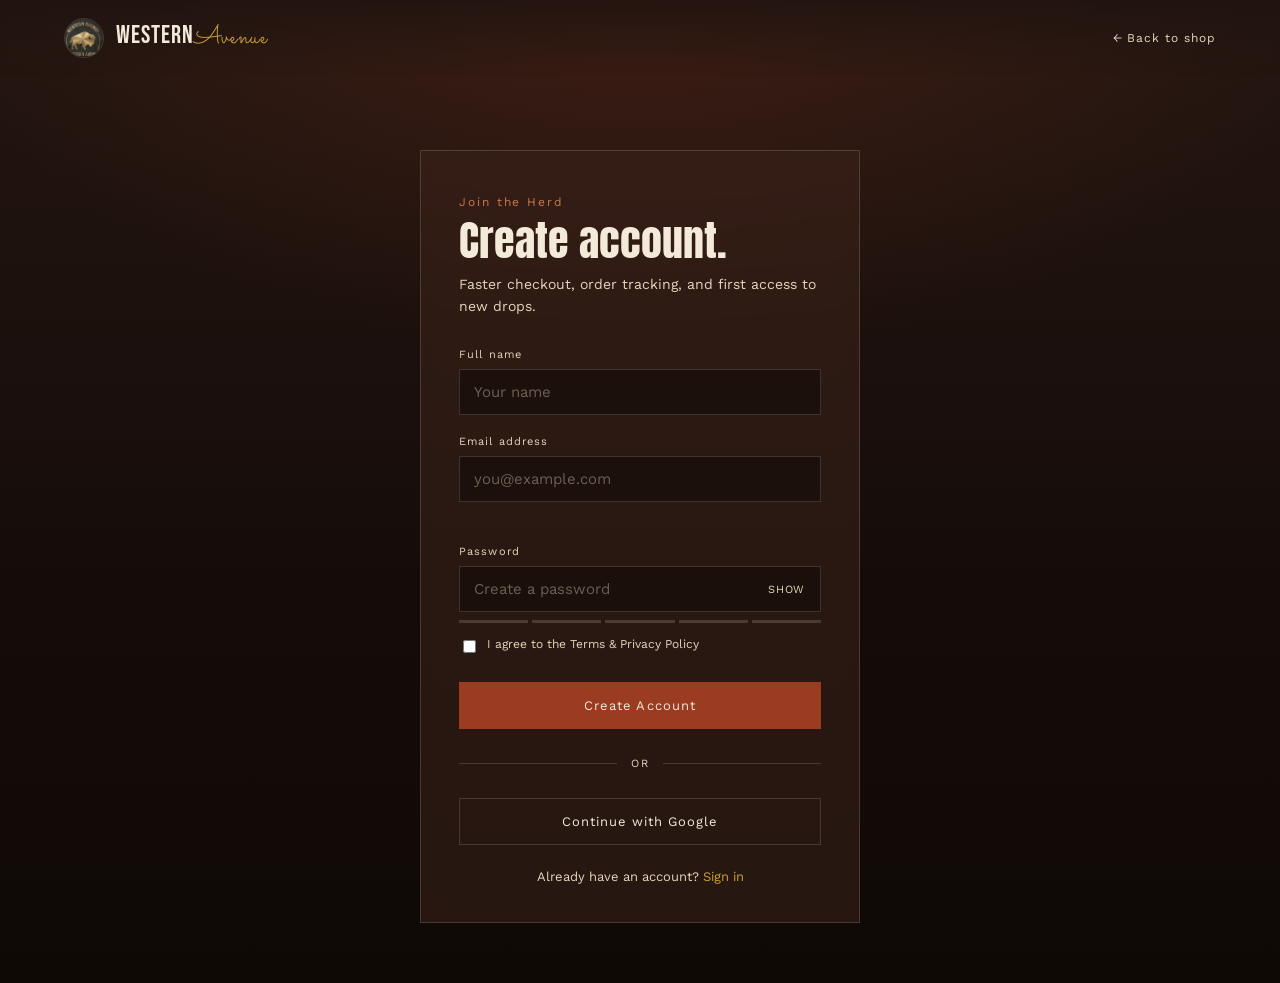
<file: signup.html>
<!DOCTYPE html>
<html lang="en">
<head>
<meta charset="UTF-8">
<meta name="viewport" content="width=device-width, initial-scale=1.0">
<title>Create Account | Western Avenue</title>
<link rel="preconnect" href="https://fonts.googleapis.com">
<link rel="preconnect" href="https://fonts.gstatic.com" crossorigin>
<link href="https://fonts.googleapis.com/css2?family=Anton&family=Bebas+Neue&family=Sacramento&family=Work+Sans:ital,wght@0,400;0,500;0,600;0,700;1,400&display=swap" rel="stylesheet">
<link rel="icon" href="assets/img/logo.jpg" type="image/jpeg">
<link rel="stylesheet" href="assets/css/style.css">
</head>
<body>

<header class="site">
  <a href="index.html" class="logo">
    <img src="assets/img/logo.jpg" alt="Western Avenue logo" class="logo-img">
    <span class="logo-text"><span class="display">WESTERN</span><span class="script">Avenue</span></span>
  </a>
  <a href="index.html" style="font-size:12px; letter-spacing:0.08em; color:var(--bone-dim);">← Back to shop</a>
</header>

<main class="auth-main">
  <div class="auth-card">
    <div class="auth-eyebrow">Join the Herd</div>
    <h1 class="auth-title">Create account.</h1>
    <p class="auth-sub">Faster checkout, order tracking, and first access to new drops.</p>

    <div class="form-msg" id="signupMsg"></div>

    <form id="signupForm" novalidate>
      <div class="field">
        <label for="signupName">Full name</label>
        <input type="text" id="signupName" placeholder="Your name" autocomplete="name" required>
      </div>

      <div class="field">
        <label for="signupEmail">Email address</label>
        <div class="input-wrap">
          <input type="email" id="signupEmail" placeholder="you@example.com" autocomplete="email" required>
          <span class="status-icon" id="signupEmailIcon"></span>
          <div class="domain-suggest" id="signupDomainSuggest"></div>
        </div>
        <div class="field-hint" id="signupEmailHint"></div>
      </div>

      <div class="field">
        <label for="signupPassword">Password</label>
        <div class="input-wrap">
          <input type="password" id="signupPassword" placeholder="Create a password" autocomplete="new-password" required>
          <button type="button" class="pw-toggle" data-target="signupPassword">SHOW</button>
        </div>
        <div class="pw-strength" id="signupPwBars"><span></span><span></span><span></span><span></span><span></span></div>
        <div class="pw-strength-label" id="signupPwLabel"></div>
      </div>

      <div class="row-between">
        <label class="checkbox-row"><input type="checkbox" required> I agree to the Terms &amp; Privacy Policy</label>
      </div>

      <button type="submit" class="btn btn-full" id="signupSubmit">Create Account</button>
    </form>

    <div class="divider">OR</div>
    <button type="button" class="btn btn-full ghost">Continue with Google</button>

    <div class="switch-line">Already have an account? <a href="login.html">Sign in</a></div>
  </div>
</main>

<script src="assets/js/cart.js"></script>
<script src="assets/js/email-assist.js"></script>
<script>
  waSetupEmailAssist('signupEmail','signupEmailIcon','signupEmailHint','signupDomainSuggest');
  waSetupPasswordToggle();
  waSetupPasswordStrength('signupPassword','signupPwBars','signupPwLabel');

  document.getElementById('signupForm').addEventListener('submit', function(e){
    e.preventDefault();
    const name = document.getElementById('signupName').value.trim();
    const email = document.getElementById('signupEmail').value.trim();
    const password = document.getElementById('signupPassword').value;
    const msg = document.getElementById('signupMsg');

    if(!waIsValidEmail(email)){
      msg.textContent = 'Please enter a valid email address.';
      msg.classList.add('show','error');
      return;
    }
    if(password.length < 6){
      msg.textContent = 'Password should be at least 6 characters.';
      msg.classList.add('show','error');
      return;
    }

    const users = JSON.parse(localStorage.getItem('wa_users') || '[]');
    if(users.some(function(u){ return u.email.toLowerCase() === email.toLowerCase(); })){
      msg.textContent = 'An account with that email already exists on this browser. Try signing in instead.';
      msg.classList.add('show','error');
      return;
    }

    /* NOTE: demo-only storage. Passwords are stored in localStorage in plain
       text for this static prototype — do NOT do this in a real production
       app. See README for what real authentication needs (a backend + hashed
       passwords, e.g. via Firebase Auth, Supabase Auth, or your own server). */
    users.push({ name: name, email: email, password: password, createdAt: new Date().toISOString() });
    localStorage.setItem('wa_users', JSON.stringify(users));
    localStorage.setItem('wa_current_user', JSON.stringify({ name: name, email: email }));

    msg.classList.remove('error');
    msg.textContent = 'Account created. Redirecting you in…';
    msg.classList.add('show');
    document.getElementById('signupSubmit').disabled = true;
    setTimeout(function(){ window.location.href = 'index.html'; }, 900);
  });
</script>

</body>
</html>
</file>
<file: assets/css/style.css>
/* ===== Western Avenue — shared styles ===== */
:root{
  --ink:#201410; --ink-soft:#2b1c16;
  --bone:#f3ead9; --bone-dim:#e4d6bd;
  --rust:#9a3b22; --rust-light:#c97b4a; --rose:#c17864;
  --gold:#c9a135; --leather:#3b241b; --leather-light:#4a2e22;
  --denim:#3f5568; --line:rgba(243,234,217,0.16);
  --good:#7fae6b; --bad:#c15b4a;
  --max:1240px; --pad:clamp(20px,5vw,64px);
}
*{box-sizing:border-box;}
html{scroll-behavior:smooth;}
@media (prefers-reduced-motion: reduce){
  html{scroll-behavior:auto;}
  *{animation-duration:0.01ms !important; animation-iteration-count:1 !important; transition-duration:0.01ms !important;}
}
body{
  margin:0; background:var(--ink); color:var(--bone);
  font-family:'Work Sans', sans-serif; -webkit-font-smoothing:antialiased;
}
a{ color:inherit; text-decoration:none; }
img,svg{ display:block; max-width:100%; }
button{ font-family:inherit; cursor:pointer; }
::selection{ background:var(--rust); color:var(--bone); }
:focus-visible{ outline:2px solid var(--gold); outline-offset:3px; }
.wrap{ max-width:var(--max); margin:0 auto; padding-left:var(--pad); padding-right:var(--pad); }
.script{ font-family:'Sacramento', cursive; font-weight:400; }
.display{ font-family:'Bebas Neue', sans-serif; font-weight:400; letter-spacing:0.04em; }

/* ---------- NAV ---------- */
header.site{
  position:fixed; top:0; left:0; right:0; z-index:50;
  display:flex; align-items:center; justify-content:space-between;
  padding:18px var(--pad);
  background:linear-gradient(to bottom, rgba(32,20,16,0.9), rgba(32,20,16,0));
  backdrop-filter:blur(2px);
}
.logo{ display:flex; align-items:center; gap:12px; font-size:20px; letter-spacing:0.03em; }
.logo .display{ font-size:25px; }
.logo .script{ font-size:26px; color:var(--gold); }
.logo-img{ width:40px; height:40px; object-fit:cover; border-radius:50%; border:1px solid var(--line); flex-shrink:0; }
.logo-img-lg{ width:76px; height:76px; }
.logo-mark-lg{ margin-bottom:16px; }

nav.primary{ display:flex; gap:34px; font-size:13px; letter-spacing:0.08em; }
nav.primary a{ position:relative; padding-bottom:4px; }
nav.primary a::after{ content:''; position:absolute; left:0; bottom:0; height:1px; width:0; background:var(--gold); transition:width .25s ease; }
nav.primary a:hover::after{ width:100%; }

.nav-icons{ display:flex; align-items:center; gap:24px; font-size:12px; letter-spacing:0.1em; }
.nav-icons button, .nav-icons a{ background:none; border:none; color:inherit; font:inherit; display:flex; align-items:center; gap:2px; }
.nav-icons sup{ font-size:9px; }
.hamburger{ display:flex; flex-direction:column; gap:5px; padding:4px; }
.hamburger span{ width:22px; height:2px; background:var(--bone); display:block; }
@media (max-width:880px){ nav.primary{ display:none; } }

/* ---------- BUTTONS ---------- */
.btn{
  display:inline-flex; align-items:center; justify-content:center; gap:10px;
  padding:15px 28px; background:var(--rust); color:var(--bone);
  font-size:13px; letter-spacing:0.08em; border:1px solid var(--rust);
  font-family:inherit; cursor:pointer;
  transition:background .25s ease, color .25s ease, border-color .25s ease;
}
.btn:hover{ background:transparent; border-color:var(--bone); }
.btn.ghost{ background:transparent; border-color:var(--line); }
.btn.ghost:hover{ border-color:var(--gold); color:var(--gold); }
.btn:disabled{ opacity:0.45; cursor:not-allowed; }
.btn:disabled:hover{ background:var(--rust); border-color:var(--rust); }
.btn-full{ width:100%; }

.btn-small{
  flex:1; text-align:center; padding:11px 8px; font-size:11px; letter-spacing:0.06em;
  font-family:inherit; border:1px solid var(--line); background:transparent; color:var(--bone);
  transition:background .2s ease, border-color .2s ease, color .2s ease, opacity .2s ease;
}
.btn-small.outline:hover{ border-color:var(--gold); color:var(--gold); }
.btn-small.primary{ background:var(--rust); border-color:var(--rust); }
.btn-small.primary:hover{ background:transparent; border-color:var(--bone); color:var(--bone); }
.btn-small:disabled{ opacity:0.4; cursor:not-allowed; }
.btn-small:disabled:hover{ border-color:var(--line); color:var(--bone); }
.btn-small.added{ background:var(--gold); border-color:var(--gold); color:var(--ink); animation:btnBump .4s ease; }
@keyframes btnBump{ 0%{transform:scale(1);} 35%{transform:scale(1.14);} 65%{transform:scale(0.94);} 100%{transform:scale(1);} }

/* ---------- SECTION generic ---------- */
section{ padding:110px 0; position:relative; }
.section-tag{ font-size:12px; letter-spacing:0.16em; color:var(--rust-light); margin-bottom:18px; }
h2.section-title{ font-family:'Anton', sans-serif; font-weight:400; font-size:clamp(32px,5vw,56px); line-height:1.05; margin:0 0 24px; }

/* ---------- HERO ---------- */
.hero{
  position:relative; min-height:100vh;
  display:flex; flex-direction:column; align-items:center; justify-content:space-between;
  padding:150px var(--pad) 40px; overflow:hidden; text-align:center; background:#0f0906;
}
.hero-bg{ position:absolute; inset:0; z-index:0; }
.hero-bg .photo{
  position:absolute; inset:0; background-image:url('../img/storefront.jpg');
  background-size:cover; background-position:center 30%; filter:saturate(0.9) contrast(1.05);
}
.hero-bg .backdrop{
  position:absolute; inset:0;
  background:linear-gradient(180deg, rgba(15,9,6,0.55) 0%, rgba(15,9,6,0.72) 55%, rgba(15,9,6,0.94) 100%),
    radial-gradient(46% 55% at 50% 32%, rgba(122,74,44,0.28), transparent 68%);
}
.hero-bg .vignette{ position:absolute; inset:0; background:radial-gradient(120% 85% at 50% 40%, transparent 35%, rgba(0,0,0,0.7) 100%); }
.hero-meta{
  position:relative; z-index:2; display:flex; justify-content:space-between; align-items:flex-start;
  width:100%; max-width:var(--max); margin:0 auto; font-size:11px; letter-spacing:0.16em; color:var(--bone-dim);
  animation:fadeIn 1s ease .15s both;
}
.hero-meta .center-meta{ text-align:center; line-height:1.9; }
.hero-meta .right-meta{ text-align:right; }
@keyframes fadeIn{ from{opacity:0;} to{opacity:1;} }
@media (max-width:700px){ .hero-meta .center-meta, .hero-meta .right-meta{ display:none; } }
.hero-title{ position:relative; z-index:2; margin:auto 0; }
.hero-title .line{ display:block; font-family:'Anton', sans-serif; font-weight:400; text-transform:uppercase; font-size:clamp(52px,10.5vw,152px); line-height:0.92; letter-spacing:-0.01em; }
.hero-title .line.fill{ color:var(--bone); animation:fadeIn 1s ease .35s both; }
.hero-title .line.outline{ color:transparent; -webkit-text-stroke:2px var(--gold); animation:fadeIn 1s ease .5s both; }
.hero-cta{ position:relative; z-index:2; margin:36px 0 46px; animation:fadeIn 1s ease .68s both; }
.hero-cta .btn{ background:transparent; border-color:var(--gold); color:var(--bone); }
.hero-cta .btn:hover{ background:var(--gold); border-color:var(--gold); color:var(--ink); }
.scroll-cue{ position:relative; z-index:2; display:flex; align-items:center; gap:10px; font-size:11px; letter-spacing:0.16em; color:var(--bone-dim); }
.scroll-cue .line{ width:36px; height:1px; background:var(--bone-dim); }

/* marquee */
.marquee{ border-top:1px solid var(--line); border-bottom:1px solid var(--line); background:var(--leather); overflow:hidden; white-space:nowrap; padding:14px 0; }
.marquee-track{ display:inline-flex; gap:40px; animation:scroll 26s linear infinite; }
.marquee-track span{ font-family:'Anton', sans-serif; font-size:16px; letter-spacing:0.04em; color:var(--bone-dim); display:inline-flex; align-items:center; gap:40px; }
.marquee-track span i{ color:var(--gold); font-style:normal; }
@keyframes scroll{ from{transform:translateX(0);} to{transform:translateX(-50%);} }

/* ---------- BRAND ---------- */
.brand-grid{ display:grid; grid-template-columns:1.1fr 0.9fr; gap:64px; align-items:end; }
.brand-copy p{ font-size:17px; line-height:1.75; color:var(--bone-dim); max-width:52ch; }
.brand-copy p + p{ margin-top:16px; }
.brand-side{ border-left:1px solid var(--line); padding-left:32px; }
.brand-side ul{ list-style:none; padding:0; margin:0; display:grid; gap:22px; }
.brand-side li{ font-size:14px; color:var(--bone-dim); display:flex; gap:14px; }
.brand-side li b{ font-family:'Anton', sans-serif; font-weight:400; color:var(--bone); min-width:28px; }
@media (max-width:780px){ .brand-grid{ grid-template-columns:1fr; } .brand-side{ border-left:none; border-top:1px solid var(--line); padding-left:0; padding-top:28px; } }

/* ---------- MUSES ---------- */
.muses-section{ padding-top:100px; }
.muse-grid{ display:grid; grid-template-columns:repeat(3,1fr); gap:2px; background:var(--line); margin-top:44px; }
@media (max-width:780px){ .muse-grid{ grid-template-columns:1fr; } }
.muse-card{ background:var(--leather-light); padding:36px 24px 30px; display:flex; flex-direction:column; align-items:center; }
.muse-card svg{ width:100%; max-width:210px; height:auto; }
.muse-caption{ margin-top:22px; font-size:17px; letter-spacing:0.02em; color:var(--bone-dim); }
.muse-caption .script{ color:var(--gold); font-size:1.35em; }

/* ---------- DROP / PRODUCTS ---------- */
.drop-head{ display:flex; justify-content:space-between; align-items:flex-end; margin-bottom:52px; gap:24px; flex-wrap:wrap; }
.drop-grid{ display:grid; grid-template-columns:repeat(4,1fr); gap:2px; background:var(--line); }
@media (max-width:980px){ .drop-grid{ grid-template-columns:repeat(2,1fr); } }
@media (max-width:540px){ .drop-grid{ grid-template-columns:1fr; } }
.product{ background:var(--ink); padding:26px 22px 24px; display:flex; flex-direction:column; }
.product-art{ aspect-ratio:4/5; width:100%; background:var(--leather-light); display:flex; align-items:center; justify-content:center; margin-bottom:18px; overflow:hidden; position:relative; }
.product-art svg{ width:62%; height:62%; }
.product-art .tag{ position:absolute; top:12px; left:12px; font-size:10px; letter-spacing:0.1em; padding:5px 9px; background:var(--ink); color:var(--bone-dim); border:1px solid var(--line); }
.product-name{ font-size:16px; margin:0 0 6px; }
.product-meta{ font-size:11px; letter-spacing:0.1em; color:var(--bone-dim); margin-bottom:10px; }
.product-price{ font-size:15px; color:var(--gold); margin-top:auto; margin-bottom:14px; }
.product-actions{ display:flex; gap:8px; }

/* ---------- MINDSET ---------- */
.mindset{ background:var(--leather); text-align:center; padding:140px var(--pad); }
.mindset .section-tag{ justify-content:center; display:flex; }
.mindset h2{ font-family:'Anton', sans-serif; font-weight:400; font-size:clamp(36px,7vw,84px); line-height:1.05; margin:0 auto; max-width:16ch; }
.mindset .script{ color:var(--rust-light); font-size:1.15em; }

/* ---------- LOOKBOOK / STORE BANNER ---------- */
.lookbook{
  position:relative; min-height:70vh; display:flex; align-items:flex-end;
  background-image:linear-gradient(0deg, rgba(15,9,6,0.92), rgba(15,9,6,0.35)), linear-gradient(90deg, rgba(15,9,6,0.5), rgba(15,9,6,0.1)), url('../img/storefront.jpg');
  background-size:cover; background-position:center 35%; padding:64px var(--pad); overflow:hidden;
}
.lookbook-inner{ position:relative; display:flex; justify-content:space-between; align-items:flex-end; width:100%; flex-wrap:wrap; gap:24px; }
.lookbook h2{ font-family:'Anton', sans-serif; font-size:clamp(34px,6vw,64px); margin:0; }

/* ---------- NEWSLETTER ---------- */
.newsletter{ text-align:center; padding:120px var(--pad); border-top:1px solid var(--line); }
.newsletter .section-tag{ justify-content:center; display:flex; }
.newsletter h2{ margin-bottom:34px; }
.newsletter-form{ display:flex; justify-content:center; gap:0; max-width:480px; margin:0 auto; border-bottom:1px solid var(--bone-dim); }
.newsletter-form input{ flex:1; background:transparent; border:none; color:var(--bone); font-size:15px; padding:14px 6px; font-family:inherit; }
.newsletter-form input::placeholder{ color:var(--bone-dim); }
.newsletter-form button{ background:none; border:none; color:var(--gold); font-size:13px; letter-spacing:0.08em; padding:14px 6px; }
.newsletter-note{ margin-top:16px; font-size:12px; letter-spacing:0.08em; color:var(--bone-dim); }
.newsletter-thanks{ margin-top:16px; font-size:14px; color:var(--gold); display:none; }

/* ---------- FOOTER ---------- */
footer{ background:var(--leather); padding:80px var(--pad) 30px; font-size:14px; color:var(--bone-dim); }
.footer-grid{ display:grid; grid-template-columns:1.4fr 1fr 1fr 1fr; gap:40px; padding-bottom:60px; border-bottom:1px solid var(--line); }
@media (max-width:780px){ .footer-grid{ grid-template-columns:1fr 1fr; } }
.footer-brand .logo{ margin-bottom:14px; }
.footer-brand p{ max-width:32ch; line-height:1.6; }
.footer-col h4{ font-size:12px; letter-spacing:0.12em; color:var(--bone); margin:0 0 18px; font-weight:500; }
.footer-col ul{ list-style:none; margin:0; padding:0; display:grid; gap:12px; }
.footer-col a:hover{ color:var(--gold); }
.footer-bottom{ display:flex; justify-content:space-between; align-items:center; padding-top:26px; font-size:12px; flex-wrap:wrap; gap:12px; }
.footer-bottom .links{ display:flex; gap:20px; }

/* ---------- TOAST ---------- */
.toast{
  position:fixed; left:50%; bottom:28px; transform:translate(-50%,16px);
  background:var(--bone); color:var(--ink); padding:14px 22px; font-size:13px; letter-spacing:0.02em;
  box-shadow:0 10px 30px rgba(0,0,0,0.35); opacity:0; pointer-events:none;
  transition:opacity .3s ease, transform .3s ease; z-index:100; max-width:90vw; text-align:center;
}
.toast.show{ opacity:1; transform:translate(-50%,0); }

/* ---------- ADD TO CART ANIMATION ---------- */
.fly-dot{
  position:fixed; width:14px; height:14px; margin-left:-7px; margin-top:-7px; border-radius:50%;
  background:var(--gold); box-shadow:0 0 0 4px rgba(201,161,53,0.25); z-index:200; pointer-events:none;
  transform:translate(0,0) scale(1); opacity:1;
  transition:transform .6s cubic-bezier(.3,.8,.3,1), opacity .55s ease .1s;
}
@keyframes cartBounce{ 0%{transform:scale(1);} 35%{transform:scale(1.35);} 65%{transform:scale(0.92);} 100%{transform:scale(1);} }
.cart-bounce{ display:inline-flex; animation:cartBounce .42s ease; color:var(--gold); }
.jump-badge{
  position:fixed; background:var(--gold); color:var(--ink); font-size:11px; font-weight:700; letter-spacing:0.02em;
  padding:3px 8px; border-radius:999px; z-index:210; pointer-events:none;
  transform:translate(-50%,0) scale(0.3); opacity:0;
  animation:jumpPop 1s cubic-bezier(.34,1.56,.64,1) forwards;
}
@keyframes jumpPop{
  0%{ transform:translate(-50%,0) scale(0.3); opacity:0; }
  22%{ transform:translate(-50%,-22px) scale(1.2); opacity:1; }
  45%{ transform:translate(-50%,2px) scale(0.94); opacity:1; }
  65%{ transform:translate(-50%,-8px) scale(1.04); opacity:1; }
  85%{ transform:translate(-50%,-6px) scale(1); opacity:1; }
  100%{ transform:translate(-50%,-34px) scale(0.9); opacity:0; }
}

/* ---------- AUTH PAGES (login / signup) ---------- */
.auth-main{ min-height:100vh; display:flex; align-items:center; justify-content:center; padding:150px var(--pad) 60px;
  background:radial-gradient(90% 60% at 50% 0%, rgba(154,59,34,0.22), transparent 60%), linear-gradient(180deg, #241611 0%, #150c09 60%, #0f0906 100%); }
.auth-card{ width:100%; max-width:440px; background:rgba(59,36,27,0.55); border:1px solid var(--line); padding:44px 38px 38px; backdrop-filter:blur(6px); }
.auth-eyebrow{ font-size:12px; letter-spacing:0.16em; color:var(--rust-light); margin-bottom:10px; }
h1.auth-title{ font-family:'Anton', sans-serif; font-weight:400; font-size:clamp(32px,6vw,42px); line-height:1.05; margin:0 0 10px; }
.auth-sub{ font-size:14px; color:var(--bone-dim); margin:0 0 30px; line-height:1.6; }

.field{ margin-bottom:20px; position:relative; }
.field label{ display:block; font-size:11px; letter-spacing:0.1em; color:var(--bone-dim); margin-bottom:8px; }
.field-row{ display:grid; grid-template-columns:1fr 1fr; gap:14px; }
.input-wrap{ position:relative; }
.field input, .field select, .field textarea{
  width:100%; background:rgba(15,9,6,0.5); border:1px solid var(--line); color:var(--bone);
  font-size:15px; padding:13px 40px 13px 14px; font-family:inherit;
}
.field select{ padding-right:14px; }
.field textarea{ resize:vertical; min-height:80px; }
.field input::placeholder, .field textarea::placeholder{ color:rgba(228,214,189,0.4); }
.field input:focus, .field select:focus, .field textarea:focus{ border-color:var(--gold); }
.field input.valid{ border-color:var(--good); }
.field input.invalid{ border-color:var(--bad); }

.status-icon{ position:absolute; right:12px; top:50%; transform:translateY(-50%); width:18px; height:18px; display:none; align-items:center; justify-content:center; }
.status-icon.show{ display:flex; }
.status-icon svg{ width:100%; height:100%; }
.field-hint{ font-size:12px; margin-top:7px; min-height:16px; color:var(--bone-dim); }
.field-hint.good{ color:var(--good); }
.field-hint.bad{ color:var(--bad); }
.field-hint button{ background:none; border:none; color:var(--gold); font:inherit; font-size:12px; padding:0; text-decoration:underline; cursor:pointer; }

.domain-suggest{ position:absolute; left:0; right:0; top:calc(100% + 4px); background:var(--ink-soft); border:1px solid var(--line); z-index:20; display:none; overflow:hidden; }
.domain-suggest.show{ display:block; }
.domain-suggest button{ display:block; width:100%; text-align:left; background:none; border:none; color:var(--bone); font:inherit; font-size:13px; padding:10px 14px; cursor:pointer; }
.domain-suggest button:hover{ background:var(--leather-light); color:var(--gold); }
.domain-suggest button b{ color:var(--gold); font-weight:600; }

.pw-toggle{ position:absolute; right:12px; top:50%; transform:translateY(-50%); background:none; border:none; color:var(--bone-dim); font-size:11px; letter-spacing:0.06em; cursor:pointer; padding:4px; }
.pw-toggle:hover{ color:var(--gold); }

.pw-strength{ display:flex; gap:4px; margin-top:8px; }
.pw-strength span{ height:3px; flex:1; background:var(--line); }
.pw-strength span.on-weak{ background:var(--bad); }
.pw-strength span.on-ok{ background:var(--gold); }
.pw-strength span.on-strong{ background:var(--good); }
.pw-strength-label{ font-size:11px; color:var(--bone-dim); margin-top:6px; }

.row-between{ display:flex; justify-content:space-between; align-items:center; font-size:12px; margin:-6px 0 26px; flex-wrap:wrap; gap:10px; }
.row-between a{ color:var(--bone-dim); letter-spacing:0.04em; }
.row-between a:hover{ color:var(--gold); }
.checkbox-row{ display:flex; align-items:flex-start; gap:8px; color:var(--bone-dim); }
.checkbox-row input{ accent-color:var(--gold); margin-top:3px; }

.divider{ display:flex; align-items:center; gap:14px; margin:28px 0; font-size:11px; letter-spacing:0.1em; color:var(--bone-dim); }
.divider::before, .divider::after{ content:''; flex:1; height:1px; background:var(--line); }
.switch-line{ text-align:center; font-size:13px; color:var(--bone-dim); margin-top:24px; }
.switch-line a{ color:var(--gold); }
.switch-line a:hover{ text-decoration:underline; }
.form-msg{ display:none; text-align:center; font-size:13px; color:var(--good); background:rgba(127,174,107,0.12); border:1px solid rgba(127,174,107,0.4); padding:12px; margin-bottom:20px; }
.form-msg.show{ display:block; }
.form-msg.error{ color:var(--bad); background:rgba(193,91,74,0.12); border-color:rgba(193,91,74,0.4); }

/* ---------- CART / CHECKOUT PAGE ---------- */
.page-header{ padding:150px var(--pad) 20px; text-align:center; }
.page-header h1{ font-family:'Anton', sans-serif; font-weight:400; font-size:clamp(32px,6vw,52px); margin:0 0 10px; }
.page-header p{ color:var(--bone-dim); font-size:14px; }

.cart-layout{ display:grid; grid-template-columns:1.6fr 1fr; gap:40px; align-items:start; padding-bottom:100px; }
@media (max-width:900px){ .cart-layout{ grid-template-columns:1fr; } }

.cart-list{ display:flex; flex-direction:column; gap:2px; background:var(--line); }
.cart-row{ background:var(--ink); padding:20px; display:flex; gap:18px; align-items:center; }
.cart-row .cart-thumb{ width:72px; height:86px; background:var(--leather-light); flex-shrink:0; display:flex; align-items:center; justify-content:center; }
.cart-row .cart-thumb svg{ width:60%; height:60%; }
.cart-row-info{ flex:1; min-width:0; }
.cart-row-info h3{ margin:0 0 4px; font-size:15px; }
.cart-row-info .price{ color:var(--gold); font-size:14px; }
.qty-control{ display:flex; align-items:center; border:1px solid var(--line); }
.qty-control button{ background:none; border:none; color:var(--bone); width:30px; height:30px; font-size:14px; }
.qty-control button:hover{ color:var(--gold); }
.qty-control span{ min-width:26px; text-align:center; font-size:13px; }
.cart-row-remove{ background:none; border:none; color:var(--bone-dim); font-size:11px; letter-spacing:0.06em; text-decoration:underline; padding:0; }
.cart-row-remove:hover{ color:var(--bad); }
.cart-row-total{ font-size:14px; min-width:90px; text-align:right; }

.cart-empty{ text-align:center; padding:70px 20px; color:var(--bone-dim); background:var(--leather-light); }
.cart-empty a{ color:var(--gold); text-decoration:underline; }

.summary-card{ background:var(--leather-light); border:1px solid var(--line); padding:30px 26px; position:sticky; top:110px; }
.summary-card h3{ font-family:'Anton', sans-serif; font-weight:400; font-size:22px; margin:0 0 20px; }
.summary-row{ display:flex; justify-content:space-between; font-size:14px; color:var(--bone-dim); margin-bottom:12px; }
.summary-row.total{ color:var(--bone); font-size:17px; border-top:1px solid var(--line); padding-top:16px; margin-top:16px; }
.summary-row.total span:last-child{ color:var(--gold); }

.checkout-layout{ display:grid; grid-template-columns:1.3fr 1fr; gap:40px; align-items:start; padding-bottom:100px; }
@media (max-width:900px){ .checkout-layout{ grid-template-columns:1fr; } }
.checkout-section{ background:var(--leather-light); border:1px solid var(--line); padding:30px 28px; margin-bottom:2px; }
.checkout-section h3{ font-family:'Anton', sans-serif; font-weight:400; font-size:20px; margin:0 0 22px; }
.payment-options{ display:grid; gap:10px; }
.payment-option{ display:flex; align-items:center; gap:12px; border:1px solid var(--line); padding:14px 16px; cursor:pointer; }
.payment-option input{ accent-color:var(--gold); }
.payment-option.selected{ border-color:var(--gold); background:rgba(201,161,53,0.06); }
.order-item-row{ display:flex; justify-content:space-between; font-size:13px; color:var(--bone-dim); margin-bottom:10px; }
.order-item-row span:last-child{ color:var(--bone); }

/* ---------- ADMIN PAGE ---------- */
.admin-wrap{ padding:150px var(--pad) 100px; }
.admin-login{ max-width:380px; margin:0 auto; }
.orders-table{ width:100%; border-collapse:collapse; margin-top:24px; font-size:13px; }
.orders-table th{ text-align:left; font-size:11px; letter-spacing:0.08em; color:var(--bone-dim); padding:12px 14px; border-bottom:1px solid var(--line); }
.orders-table td{ padding:14px; border-bottom:1px solid var(--line); vertical-align:top; color:var(--bone-dim); }
.orders-table tr:hover td{ background:rgba(255,255,255,0.02); }
.order-id{ color:var(--gold); font-size:12px; }
.order-items-list{ font-size:12px; }
.status-pill{ display:inline-block; padding:3px 10px; font-size:10px; letter-spacing:0.06em; border:1px solid var(--gold); color:var(--gold); }
.admin-stats{ display:grid; grid-template-columns:repeat(auto-fit,minmax(160px,1fr)); gap:2px; background:var(--line); margin-bottom:10px; }
.stat-box{ background:var(--leather-light); padding:22px 20px; }
.stat-box .num{ font-family:'Anton', sans-serif; font-size:32px; color:var(--gold); }
.stat-box .label{ font-size:11px; letter-spacing:0.08em; color:var(--bone-dim); margin-top:4px; }
.admin-note{ font-size:12px; color:var(--bone-dim); background:rgba(201,161,53,0.08); border:1px solid rgba(201,161,53,0.3); padding:14px 16px; margin-bottom:30px; line-height:1.6; }
</file>
